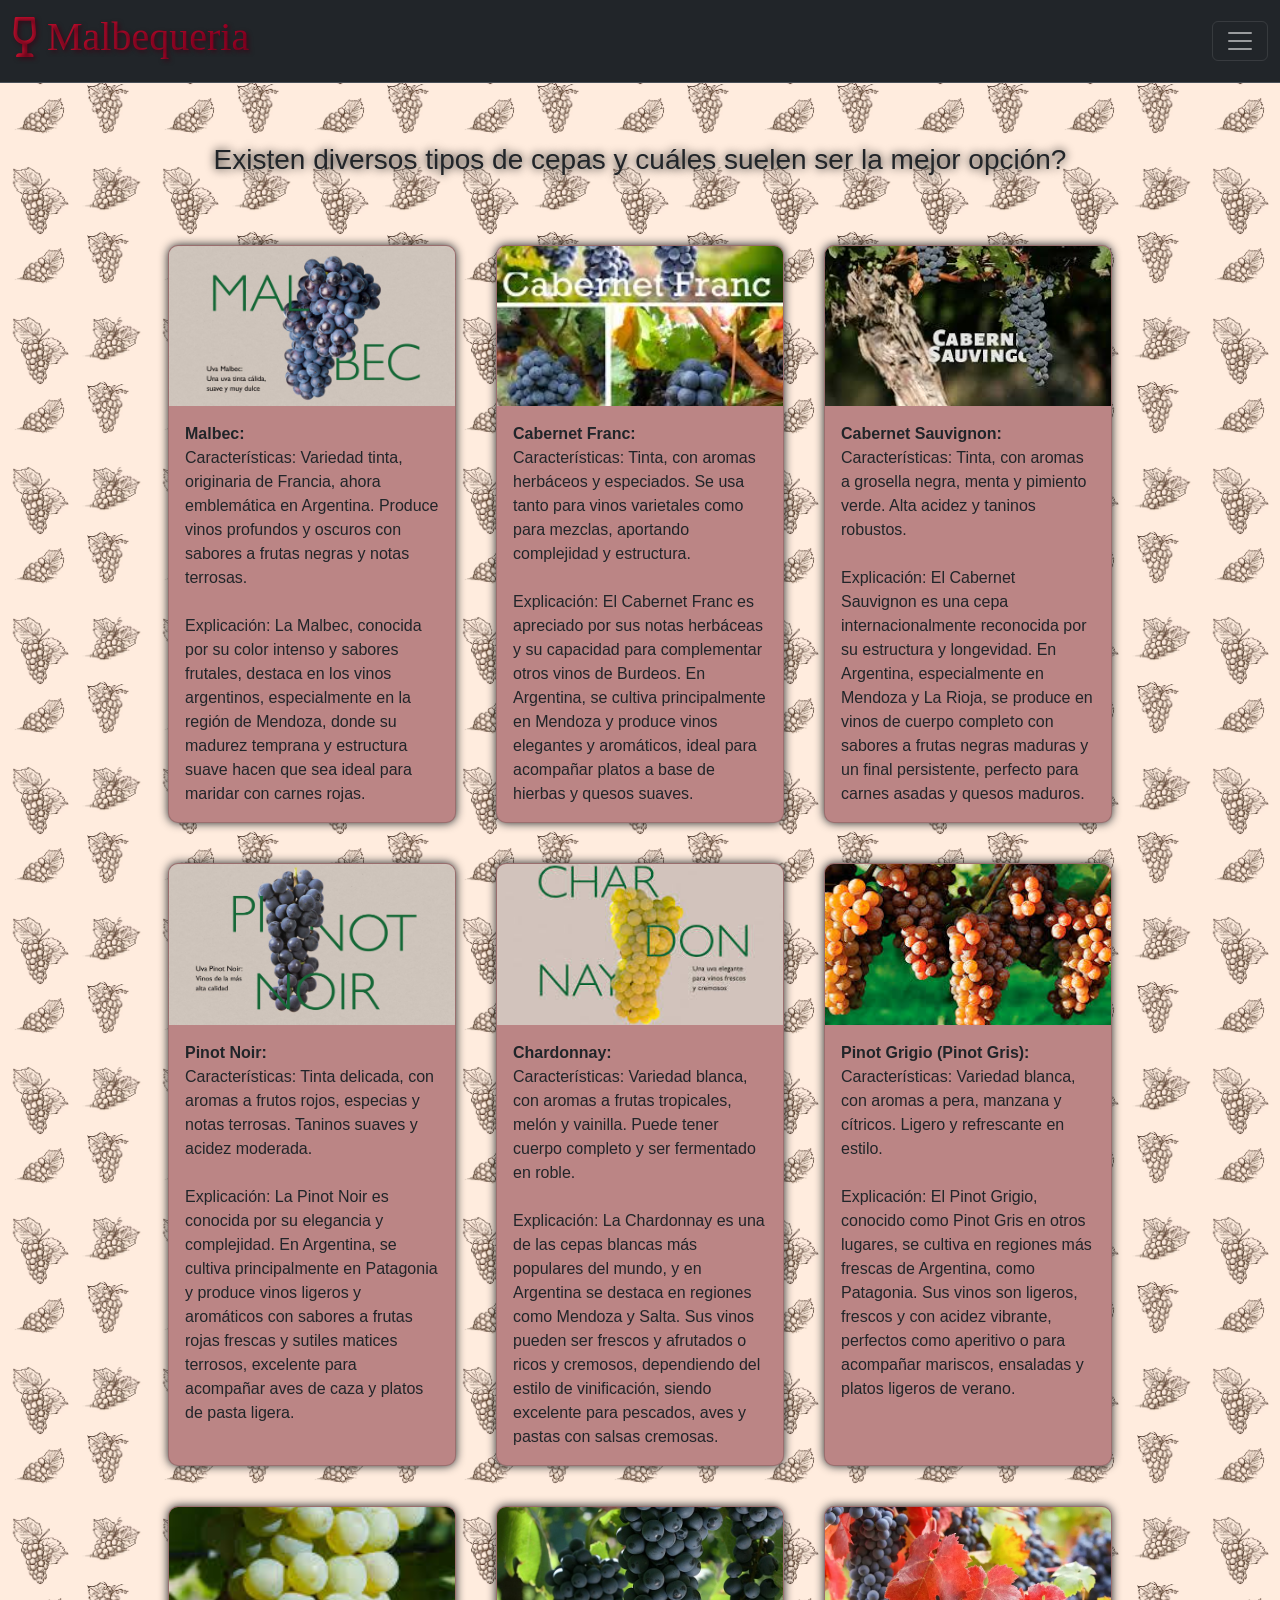
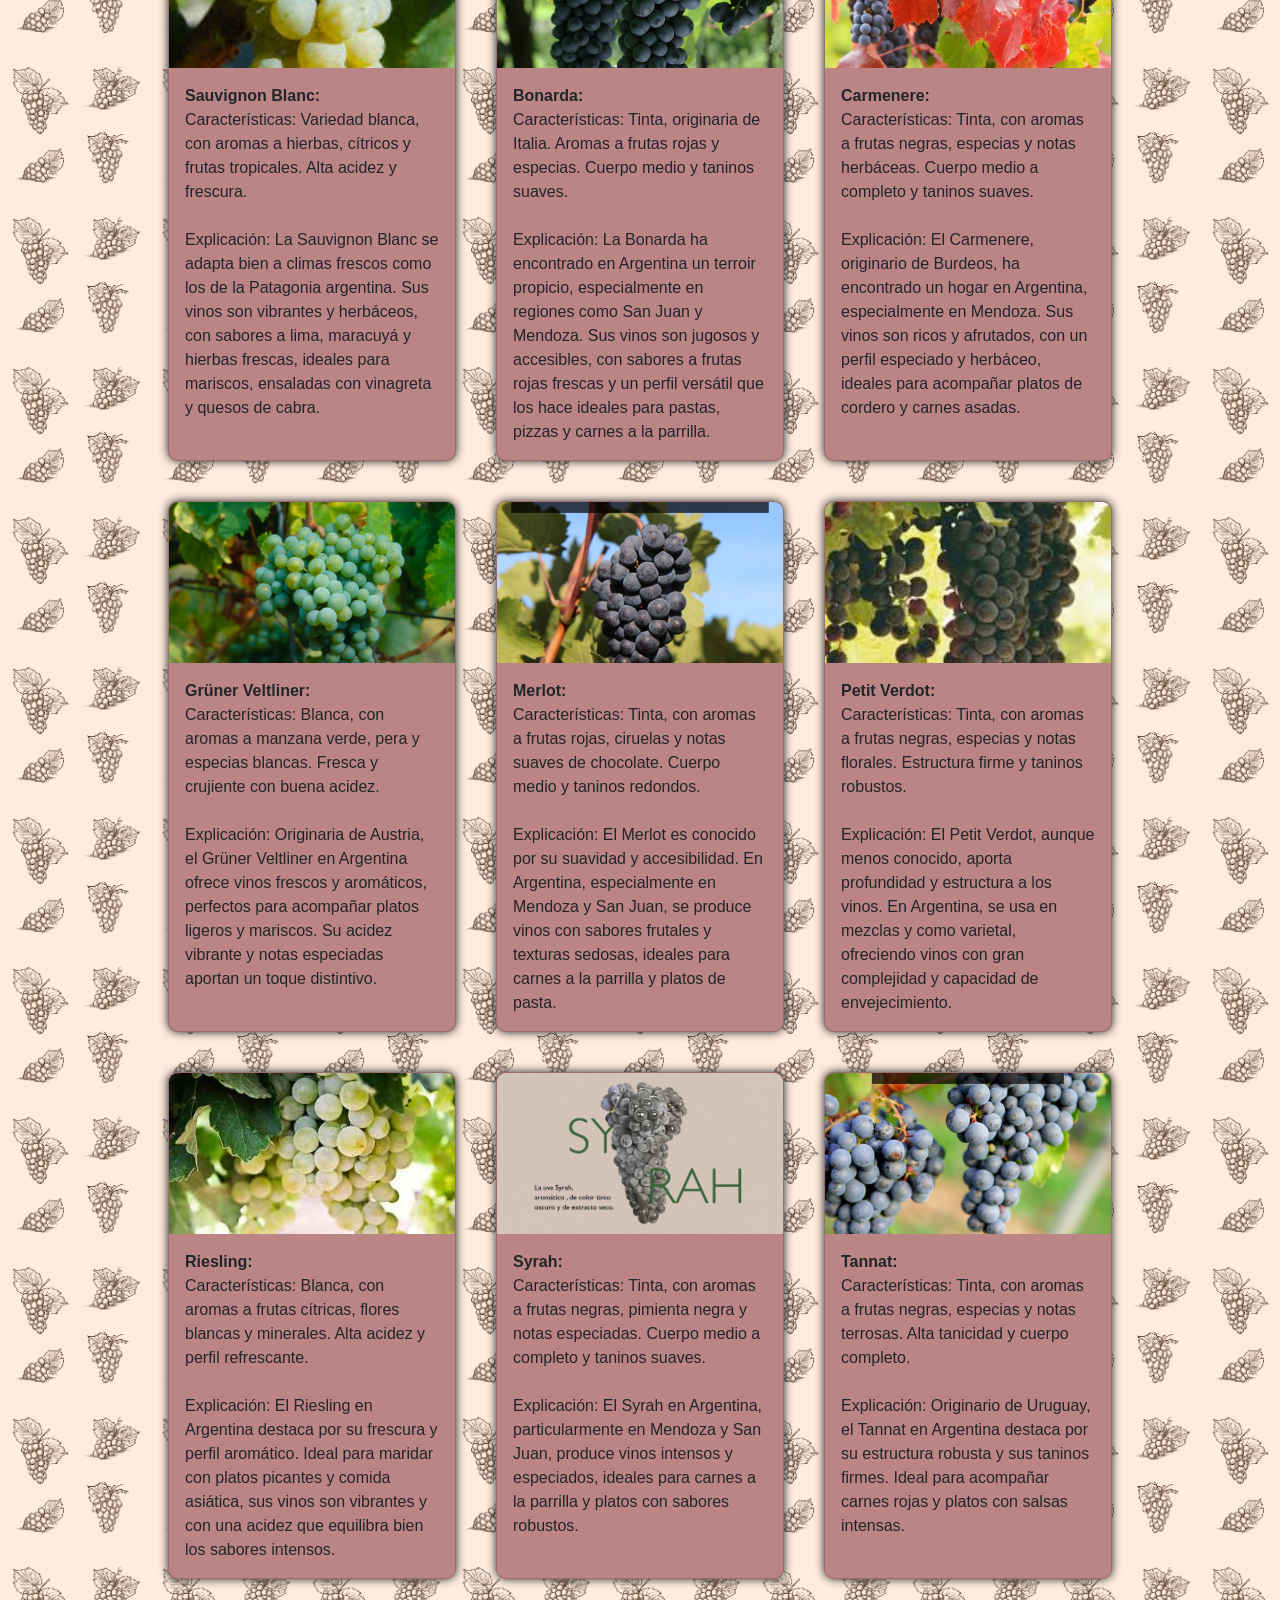
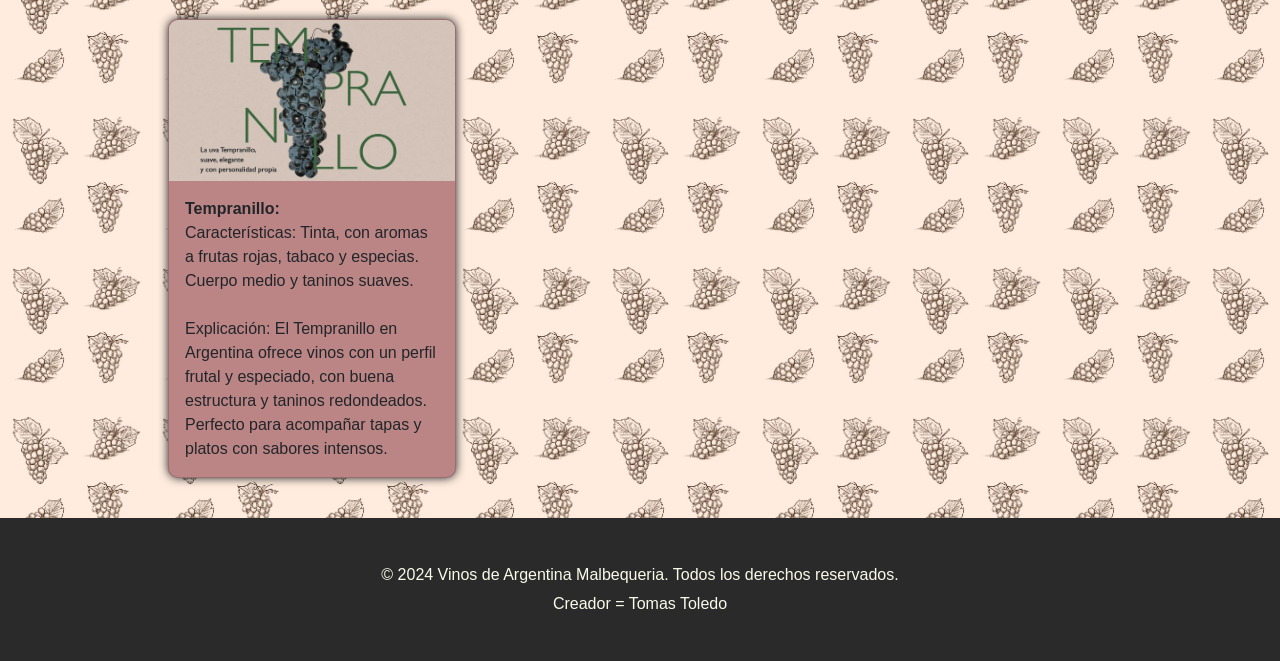
<file: pages/cepas.html>
<!DOCTYPE html>
<html lang="en">
    <head>
        <meta charset="UTF-8">
        <meta name="viewport" content="width=device-width, initial-scale=1.0">
        <title>Las Mejores Cepas de Vino en Argentina | Malbequeria</title>
        <meta name="description" content="Descubre las cepas de vino más destacadas de Argentina. Aprende sobre Malbec, Cabernet Franc, Chardonnay y más en Malbequeria, tu guía de vinos argentinos.">
        <meta name="keywords" content="Malbec, Cabernet Franc, Cabernet Sauvignon, Pinot Noir, Chardonnay, Pinot Grigio, Sauvignon Blanc, Bonarda, vinos argentinos, cepas argentinas">
        <link href="https://cdn.jsdelivr.net/npm/bootstrap@5.3.3/dist/css/bootstrap.min.css" rel="stylesheet" integrity="sha384-QWTKZyjpPEjISv5WaRU9OFeRpok6YctnYmDr5pNlyT2bRjXh0JMhjY6hW+ALEwIH" crossorigin="anonymous">
        <link rel="stylesheet" href="../styles/main.css">
        <link rel="stylesheet" href="https://cdnjs.cloudflare.com/ajax/libs/font-awesome/6.0.0-beta3/css/all.min.css">
    </head>
        <header>
            <nav class="navbar bg-dark border-bottom border-body" data-bs-theme="dark">
                <div class="container-fluid">
                    <h1 class="navbar-brand">
                        <i class="fas fa-wine-glass-alt"></i> Malbequeria
                    </h1>
                    <button class="navbar-toggler" type="button" data-bs-toggle="collapse" data-bs-target="#navbarNav" aria-controls="navbarNav" aria-expanded="false" aria-label="Toggle navigation">
                        <span class="navbar-toggler-icon"></span>
                    </button>
                    <div class="collapse navbar-collapse" id="navbarNav">
                        <ul class="navbar-nav">
                            <li class="nav-item">
                                <a class="nav-link" aria-current="true" href="../index.html">inicio</a>
                              </li>
                            <li class="nav-item">
                                <a class="nav-link active" aria-current="page" href="cepas.html">Cepas</a>
                            </li>
                            <li class="nav-item">
                                <a class="nav-link" aria-disabled="true" href="../pages/regiones.html">Regiones</a>
                            </li>
                            <li class="nav-item">
                                <a class="nav-link" aria-disabled="true" href="../pages/provincias.html">Provincias</a>
                            </li>
                            <li class="nav-item">
                                <a class="nav-link" aria-current="true" href="../pages/recomendaciones.html">Recomendaciones</a>
                            </li>
                        </ul>
                    </div>
                </div>
            </nav>
        </header>
        <body style="background-image: url('../img/uvasfondo.avif')" >
        <main class="container">
            <article class="cepas">
                <h3>Existen diversos tipos de cepas y cuáles suelen ser la mejor opción?</h3>
    
            <section class="card-container">
                <div class="card Malbec">
                    <img src="../img/Malbec.png" class="card-img-top" alt="Malbec">
                    <div class="card-body">
                        <p class="card-text">
                            <strong>Malbec:</strong><br>
                            Características: Variedad tinta, originaria de Francia, ahora emblemática en Argentina. Produce vinos profundos y oscuros con sabores a frutas negras y notas terrosas.
                            <br><br>
                            Explicación: La Malbec, conocida por su color intenso y sabores frutales, destaca en los vinos argentinos, especialmente en la región de Mendoza, donde su madurez temprana y estructura suave hacen que sea ideal para maridar con carnes rojas.
                        </p>
                    </div>
                </div>
    
                <div class="card CabernetFranc">
                    <img src="../img/cabernet franc.jfif" class="card-img-top" alt="Cabernet Franc">
                    <div class="card-body">
                        <p class="card-text">
                            <strong>Cabernet Franc:</strong><br>
                            Características: Tinta, con aromas herbáceos y especiados. Se usa tanto para vinos varietales como para mezclas, aportando complejidad y estructura.
                            <br><br>
                            Explicación: El Cabernet Franc es apreciado por sus notas herbáceas y su capacidad para complementar otros vinos de Burdeos. En Argentina, se cultiva principalmente en Mendoza y produce vinos elegantes y aromáticos, ideal para acompañar platos a base de hierbas y quesos suaves.
                        </p>
                    </div>
                </div>
    
                <div class="card CabernetSauvignon">
                    <img src="../img/cabernet sav.jfif" class="card-img-top" alt="Cabernet Sauvignon">
                    <div class="card-body">
                        <p class="card-text">
                            <strong>Cabernet Sauvignon:</strong><br>
                            Características: Tinta, con aromas a grosella negra, menta y pimiento verde. Alta acidez y taninos robustos.
                            <br><br>
                            Explicación: El Cabernet Sauvignon es una cepa internacionalmente reconocida por su estructura y longevidad. En Argentina, especialmente en Mendoza y La Rioja, se produce en vinos de cuerpo completo con sabores a frutas negras maduras y un final persistente, perfecto para carnes asadas y quesos maduros.
                        </p>
                    </div>
                </div>
    
                <div class="card PinotNoir">
                    <img src="../img/pinot noit.jpg" class="card-img-top" alt="Pinot Noir">
                    <div class="card-body">
                        <p class="card-text">
                            <strong>Pinot Noir:</strong><br>
                            Características: Tinta delicada, con aromas a frutos rojos, especias y notas terrosas. Taninos suaves y acidez moderada.
                            <br><br>
                            Explicación: La Pinot Noir es conocida por su elegancia y complejidad. En Argentina, se cultiva principalmente en Patagonia y produce vinos ligeros y aromáticos con sabores a frutas rojas frescas y sutiles matices terrosos, excelente para acompañar aves de caza y platos de pasta ligera.
                        </p>
                    </div>
                </div>
    
                <div class="card Chardonnay">
                    <img src="../img/chardonay.jfif" class="card-img-top" alt="Chardonnay">
                    <div class="card-body">
                        <p class="card-text">
                            <strong>Chardonnay:</strong><br>
                            Características: Variedad blanca, con aromas a frutas tropicales, melón y vainilla. Puede tener cuerpo completo y ser fermentado en roble.
                            <br><br>
                            Explicación: La Chardonnay es una de las cepas blancas más populares del mundo, y en Argentina se destaca en regiones como Mendoza y Salta. Sus vinos pueden ser frescos y afrutados o ricos y cremosos, dependiendo del estilo de vinificación, siendo excelente para pescados, aves y pastas con salsas cremosas.
                        </p>
                    </div>
                </div>
    
                <div class="card PinotGrigrio">
                    <img src="../img/pinot grigrio.jfif" class="card-img-top" alt="Pinot Grigio">
                    <div class="card-body">
                        <p class="card-text">
                            <strong>Pinot Grigio (Pinot Gris):</strong><br>
                            Características: Variedad blanca, con aromas a pera, manzana y cítricos. Ligero y refrescante en estilo.
                            <br><br>
                            Explicación: El Pinot Grigio, conocido como Pinot Gris en otros lugares, se cultiva en regiones más frescas de Argentina, como Patagonia. Sus vinos son ligeros, frescos y con acidez vibrante, perfectos como aperitivo o para acompañar mariscos, ensaladas y platos ligeros de verano.
                        </p>
                    </div>
                </div>
    
                <div class="card SauvignonBlanc">
                    <img src="../img/savignon blanc.jfif" class="card-img-top" alt="Sauvignon Blanc">
                    <div class="card-body">
                        <p class="card-text">
                            <strong>Sauvignon Blanc:</strong><br>
                            Características: Variedad blanca, con aromas a hierbas, cítricos y frutas tropicales. Alta acidez y frescura.
                            <br><br>
                            Explicación: La Sauvignon Blanc se adapta bien a climas frescos como los de la Patagonia argentina. Sus vinos son vibrantes y herbáceos, con sabores a lima, maracuyá y hierbas frescas, ideales para mariscos, ensaladas con vinagreta y quesos de cabra.
                        </p>
                    </div>
                </div>
    
                <div class="card bonarda">
                    <img src="../img/bonarda.jpg" class="card-img-top" alt="Bonarda">
                    <div class="card-body">
                        <p class="card-text">
                            <strong>Bonarda:</strong><br>
                            Características: Tinta, originaria de Italia. Aromas a frutas rojas y especias. Cuerpo medio y taninos suaves.
                            <br><br>
                            Explicación: La Bonarda ha encontrado en Argentina un terroir propicio, especialmente en regiones como San Juan y Mendoza. Sus vinos son jugosos y accesibles, con sabores a frutas rojas frescas y un perfil versátil que los hace ideales para pastas, pizzas y carnes a la parrilla.
                        </p>
                    </div>
                </div>
                <div class="card Carmenere">
                        <img src="../img/carmenere.webp" class="card-img-top" alt="Carmenere">
                        <div class="card-body">
                            <p class="card-text">
                                <strong>Carmenere:</strong><br>
                                Características: Tinta, con aromas a frutas negras, especias y notas herbáceas. Cuerpo medio a completo y taninos suaves.
                                <br><br>
                                Explicación: El Carmenere, originario de Burdeos, ha encontrado un hogar en Argentina, especialmente en Mendoza. Sus vinos son ricos y afrutados, con un perfil especiado y herbáceo, ideales para acompañar platos de cordero y carnes asadas.
                            </p>
                        </div>
                    </div>
                
                    <div class="card Gruener">
                        <img src="../img/Gruener.jpg" class="card-img-top" alt="Gruener">
                        <div class="card-body">
                            <p class="card-text">
                                <strong>Grüner Veltliner:</strong><br>
                                Características: Blanca, con aromas a manzana verde, pera y especias blancas. Fresca y crujiente con buena acidez.
                                <br><br>
                                Explicación: Originaria de Austria, el Grüner Veltliner en Argentina ofrece vinos frescos y aromáticos, perfectos para acompañar platos ligeros y mariscos. Su acidez vibrante y notas especiadas aportan un toque distintivo.
                            </p>
                        </div>
                    </div>
                
                    <div class="card Merlot">
                        <img src="../img/merlot.jpg" class="card-img-top" alt="Merlot">
                        <div class="card-body">
                            <p class="card-text">
                                <strong>Merlot:</strong><br>
                                Características: Tinta, con aromas a frutas rojas, ciruelas y notas suaves de chocolate. Cuerpo medio y taninos redondos.
                                <br><br>
                                Explicación: El Merlot es conocido por su suavidad y accesibilidad. En Argentina, especialmente en Mendoza y San Juan, se produce vinos con sabores frutales y texturas sedosas, ideales para carnes a la parrilla y platos de pasta.
                            </p>
                        </div>
                    </div>
                
                    <div class="card PetitVerdot">
                        <img src="../img/petitverdot.jfif" class="card-img-top" alt="Petit Verdot">
                        <div class="card-body">
                            <p class="card-text">
                                <strong>Petit Verdot:</strong><br>
                                Características: Tinta, con aromas a frutas negras, especias y notas florales. Estructura firme y taninos robustos.
                                <br><br>
                                Explicación: El Petit Verdot, aunque menos conocido, aporta profundidad y estructura a los vinos. En Argentina, se usa en mezclas y como varietal, ofreciendo vinos con gran complejidad y capacidad de envejecimiento.
                            </p>
                        </div>
                    </div>
                
                    <div class="card Riesling">
                        <img src="../img/riesling.jfif" class="card-img-top" alt="Riesling">
                        <div class="card-body">
                            <p class="card-text">
                                <strong>Riesling:</strong><br>
                                Características: Blanca, con aromas a frutas cítricas, flores blancas y minerales. Alta acidez y perfil refrescante.
                                <br><br>
                                Explicación: El Riesling en Argentina destaca por su frescura y perfil aromático. Ideal para maridar con platos picantes y comida asiática, sus vinos son vibrantes y con una acidez que equilibra bien los sabores intensos.
                            </p>
                        </div>
                    </div>
                
                    <div class="card Syrah">
                        <img src="../img/syrah.jpg" class="card-img-top" alt="Syrah">
                        <div class="card-body">
                            <p class="card-text">
                                <strong>Syrah:</strong><br>
                                Características: Tinta, con aromas a frutas negras, pimienta negra y notas especiadas. Cuerpo medio a completo y taninos suaves.
                                <br><br>
                                Explicación: El Syrah en Argentina, particularmente en Mendoza y San Juan, produce vinos intensos y especiados, ideales para carnes a la parrilla y platos con sabores robustos.
                            </p>
                        </div>
                    </div>
                
                    <div class="card Tannat">
                        <img src="../img/tannat.jpg" class="card-img-top" alt="Tannat">
                        <div class="card-body">
                            <p class="card-text">
                                <strong>Tannat:</strong><br>
                                Características: Tinta, con aromas a frutas negras, especias y notas terrosas. Alta tanicidad y cuerpo completo.
                                <br><br>
                                Explicación: Originario de Uruguay, el Tannat en Argentina destaca por su estructura robusta y sus taninos firmes. Ideal para acompañar carnes rojas y platos con salsas intensas.
                            </p>
                        </div>
                    </div>
                
                    <div class="card Tempranillo">
                        <img src="../img/tempranillo.jpg" class="card-img-top" alt="Tempranillo">
                        <div class="card-body">
                            <p class="card-text">
                                <strong>Tempranillo:</strong><br>
                                Características: Tinta, con aromas a frutas rojas, tabaco y especias. Cuerpo medio y taninos suaves.
                                <br><br>
                                Explicación: El Tempranillo en Argentina ofrece vinos con un perfil frutal y especiado, con buena estructura y taninos redondeados. Perfecto para acompañar tapas y platos con sabores intensos.
                            </p>
                        </div>
                    </div>
                </section>
        </main>
        <footer class="footer">
            <div class="containerfooter">
                <p>&copy; 2024 Vinos de Argentina Malbequeria. Todos los derechos reservados.</p>
                <p>Creador = Tomas Toledo
                </p>
            </div>
        </footer>
        <script src="https://cdn.jsdelivr.net/npm/bootstrap@5.3.3/dist/js/bootstrap.bundle.min.js" 
        integrity="sha384-YvpcrYf0tY3lHB60NNkmXc5s9fDVZLESaAA55NDzOxhy9GkcIdslK1eN7N6jIeHz" crossorigin="anonymous"></script>
    </body>
    </html>
</file>
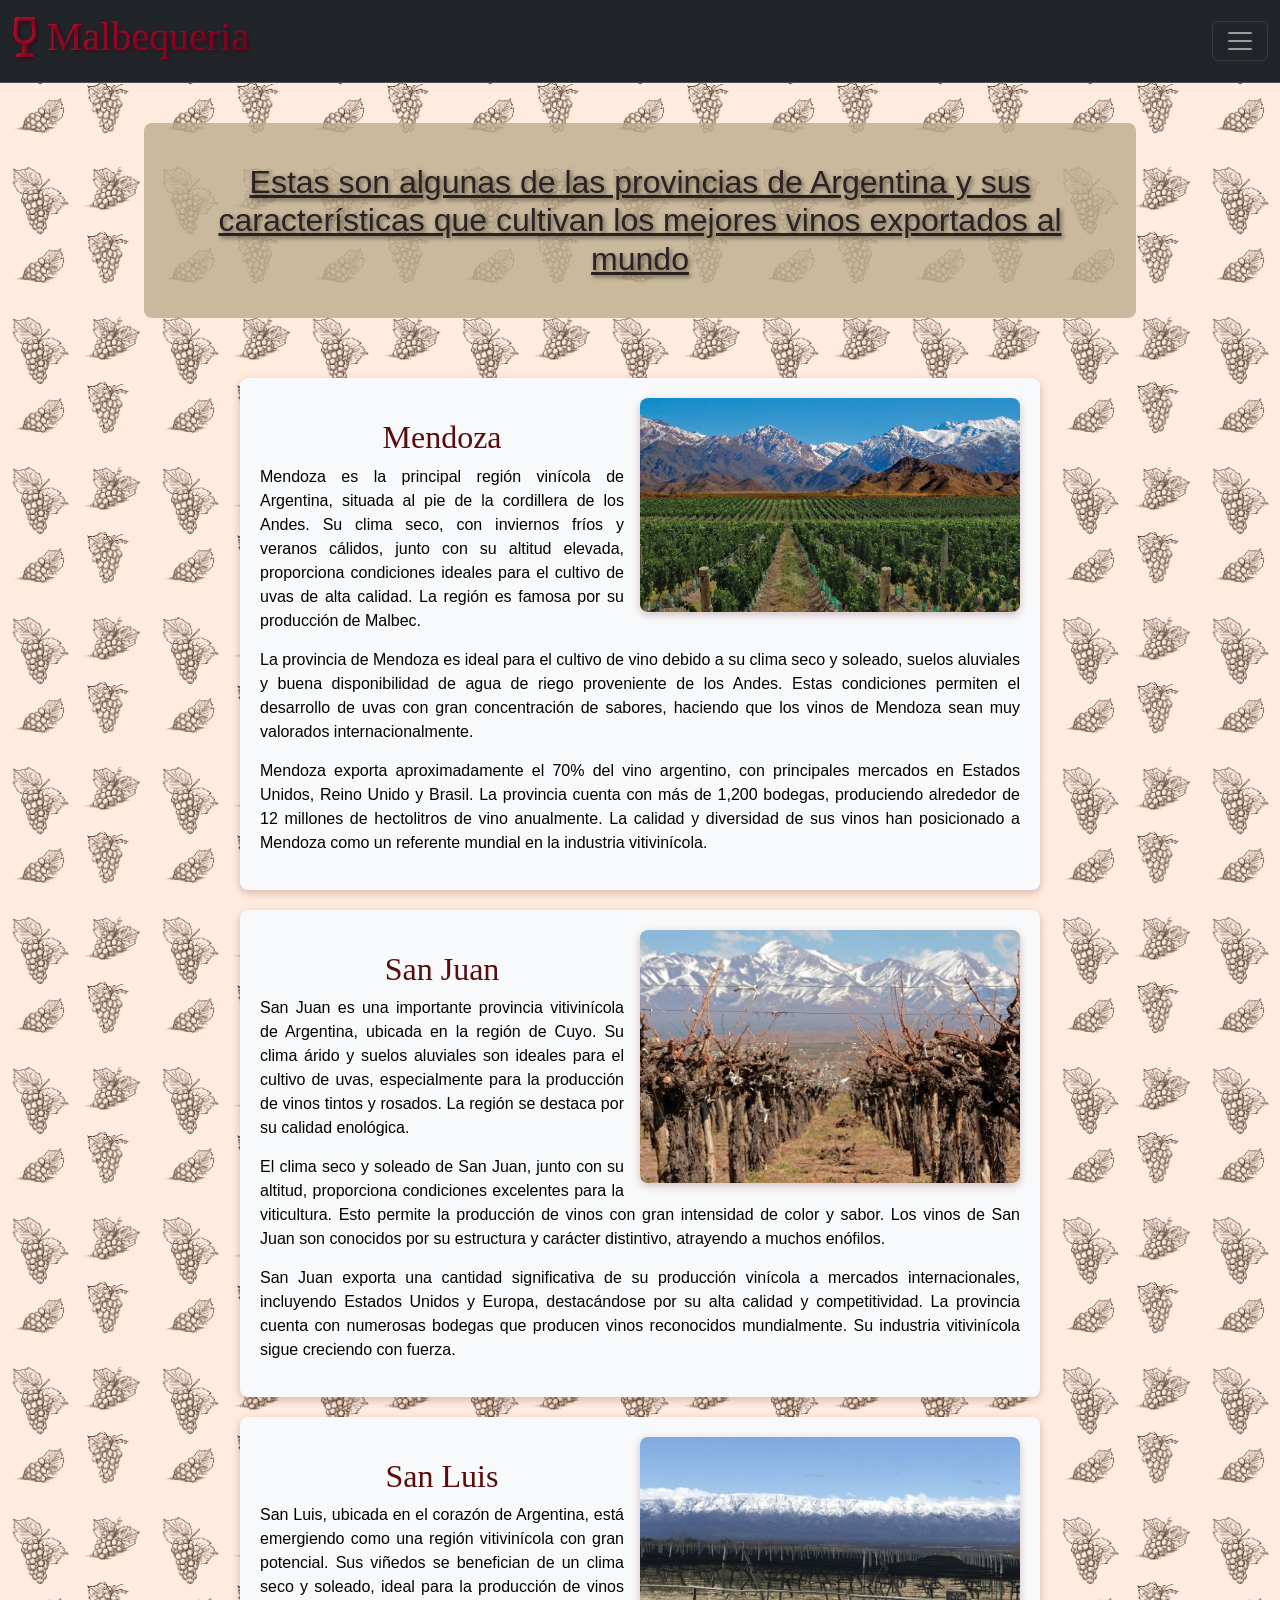
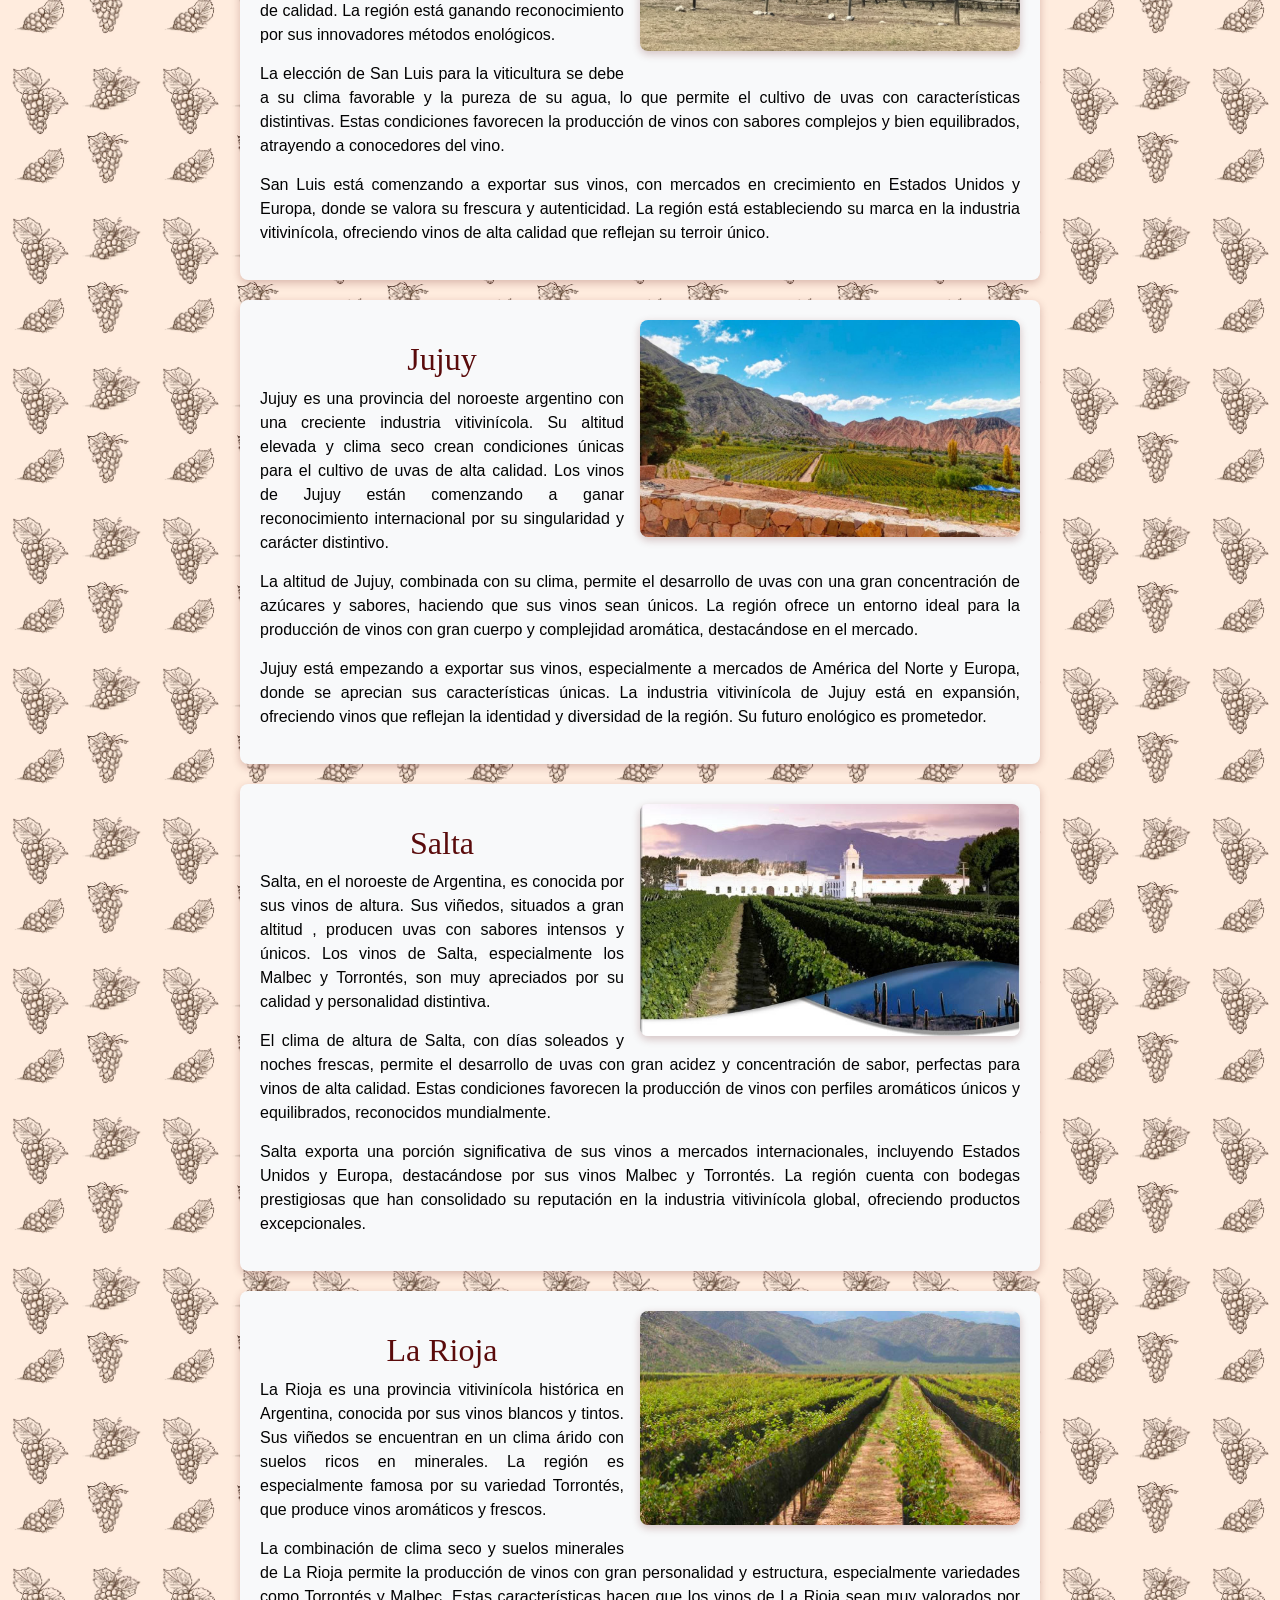
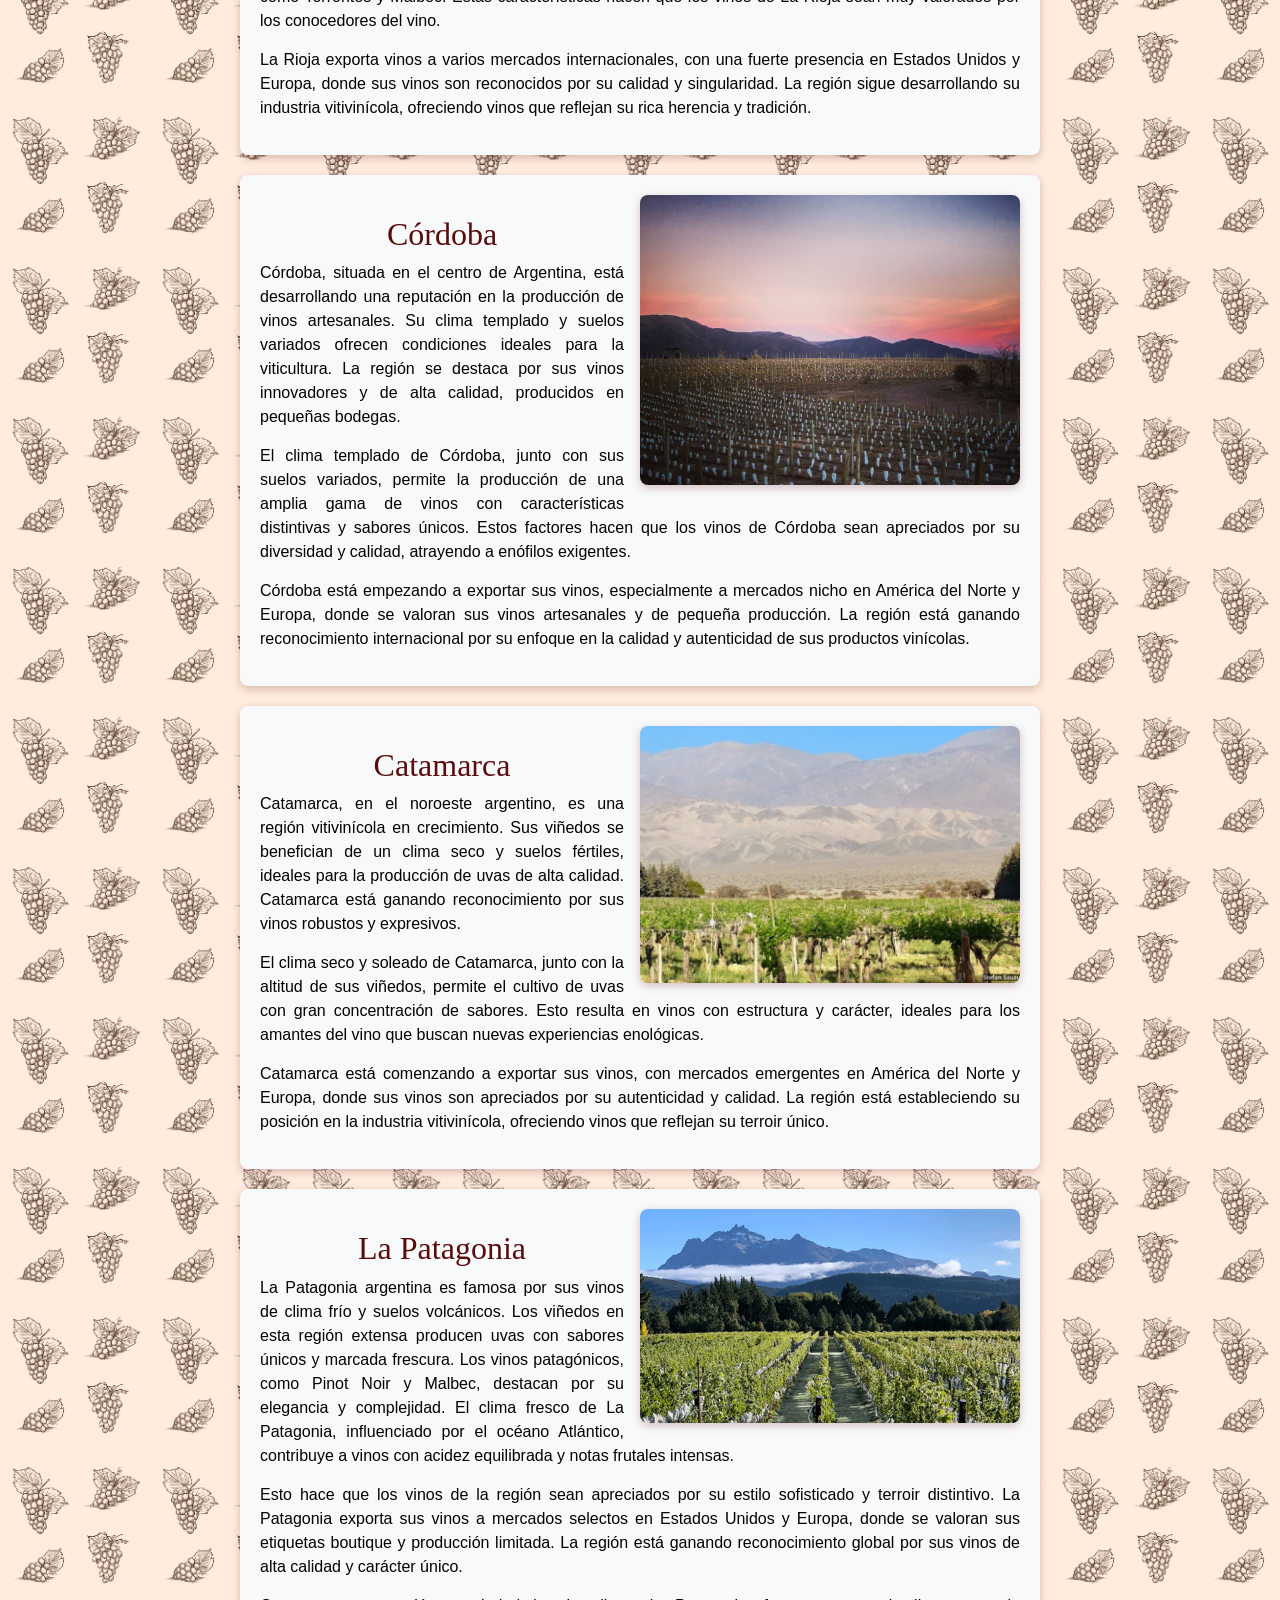
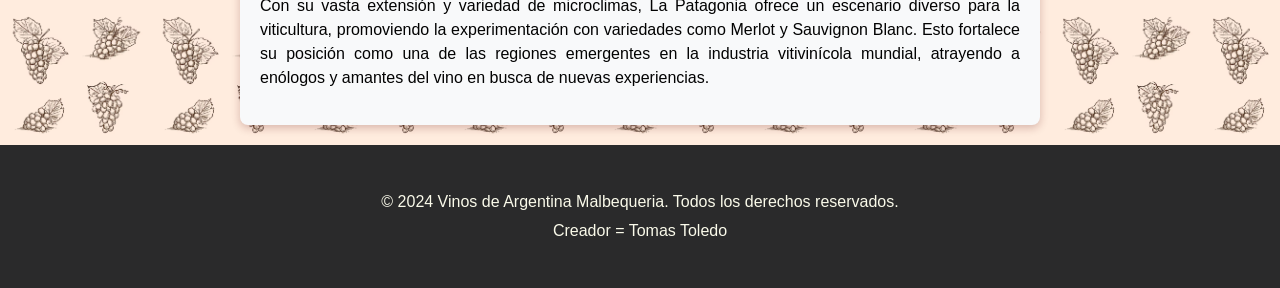
<file: pages/provincias.html>
<!DOCTYPE html>
<html lang="en">
<head>
    <meta charset="UTF-8">
    <meta name="viewport" content="width=device-width, initial-scale=1.0">
    <title>Provincias Vinícolas de Argentina | Malbequeria</title>
    <meta name="description" content="Explora las provincias vinícolas de Argentina, desde Mendoza hasta Patagonia. Conoce sus características, clima y vinos destacados en Malbequeria.">
    <meta name="keywords" content="Mendoza, Salta, La Rioja, San Juan, Patagonia, vinos argentinos, provincias productoras de vino">
    <link href="https://cdn.jsdelivr.net/npm/bootstrap@5.3.3/dist/css/bootstrap.min.css" rel="stylesheet" integrity="sha384-QWTKZyjpPEjISv5WaRU9OFeRpok6YctnYmDr5pNlyT2bRjXh0JMhjY6hW+ALEwIH" crossorigin="anonymous">
    <link rel="stylesheet" href="../styles/main.css">
    <link rel="stylesheet" href="https://cdnjs.cloudflare.com/ajax/libs/font-awesome/6.0.0-beta3/css/all.min.css">
</head>

<header>
    <nav class="navbar bg-dark border-bottom border-body" data-bs-theme="dark">
        <div class="container-fluid">
            <h1 class="navbar-brand">
                <i class="fas fa-wine-glass-alt"></i> Malbequeria
            </h1>
            <button class="navbar-toggler" type="button" data-bs-toggle="collapse" data-bs-target="#navbarNav" aria-controls="navbarNav" aria-expanded="false" aria-label="Toggle navigation">
                <span class="navbar-toggler-icon"></span>
            </button>
            <div class="collapse navbar-collapse" id="navbarNav">
                <ul class="navbar-nav">
                    <li class="nav-item">
                        <a class="nav-link" aria-current="true" href="../index.html">inicio</a>
                    </li>
                    <li class="nav-item">
                        <a class="nav-link" aria-current="true" href="../pages/cepas.html">Cepas</a>
                    </li>
                    <li class="nav-item">
                        <a class="nav-link" aria-current="true" href="../pages/regiones.html">Regiones</a>
                    </li>
                    <li class="nav-item">
                        <a class="nav-link active" aria-current="page" href="provincias.html">Provincias</a>
                    </li>
                    <li class="nav-item">
                        <a class="nav-link" aria-current="true" href="../pages/recomendaciones.html">Recomendaciones</a>
                    </li>
                </ul>
            </div>
        </div>
    </nav>
</header>
<body style="background-image: url('../img/uvasfondo.avif')">
    <section>
        <h2 class="h2s">Estas son algunas de las provincias de Argentina y sus características 
        que cultivan los mejores vinos exportados al mundo</h2>
    </section>
    <div class="clearfix">
        <img src="../img/valle-ucojpg.webp" class="col-md-6 float-md-end mb-3 ms-md-3" alt="mendoza">
        <h2>Mendoza</h2>
        <p>Mendoza es la principal región vinícola de Argentina, situada al pie de la cordillera de los Andes.
             Su clima seco, con inviernos fríos y veranos cálidos, junto con su altitud elevada,
              proporciona condiciones ideales para el cultivo de uvas de alta calidad. 
              La región es famosa por su producción de Malbec.</p>
        <p>La provincia de Mendoza es ideal para el cultivo de vino debido a su clima seco y soleado,
             suelos aluviales y buena disponibilidad de agua de riego proveniente de los Andes. 
             Estas condiciones permiten el desarrollo de uvas con gran concentración de sabores,
              haciendo que los vinos de Mendoza sean muy valorados internacionalmente.</p>
        <p>Mendoza exporta aproximadamente el 70% del vino argentino, con principales mercados en Estados Unidos, 
            Reino Unido y Brasil. La provincia cuenta con más de 1,200 bodegas, produciendo alrededor de 12 millones de 
            hectolitros de vino anualmente. La calidad y diversidad de sus vinos han posicionado a Mendoza como un 
            referente mundial en la industria vitivinícola.</p>
    </div>
    
    <div class="clearfix">
        <img src="../img/sanjuan.jpg" class="col-md-6 float-md-end mb-3 ms-md-3" alt="san juan">
        <h2>San Juan</h2>
        <p>San Juan es una importante provincia vitivinícola de Argentina, 
            ubicada en la región de Cuyo. Su clima árido y suelos aluviales son ideales para el cultivo de uvas, 
            especialmente para la producción de vinos tintos y rosados. La región se destaca por su calidad enológica.</p>
        <p>El clima seco y soleado de San Juan, junto con su altitud, proporciona condiciones excelentes para la viticultura. 
            Esto permite la producción de vinos con gran intensidad de color y sabor. Los vinos de San Juan 
            son conocidos por su estructura y carácter distintivo, atrayendo a muchos enófilos.</p>
        <p>San Juan exporta una cantidad significativa de su producción vinícola a mercados internacionales,
             incluyendo Estados Unidos y Europa, destacándose por su alta calidad y competitividad. 
             La provincia cuenta con numerosas bodegas que producen vinos reconocidos mundialmente. 
             Su industria vitivinícola sigue creciendo con fuerza.</p>
    </div>
    
    <div class="clearfix">
        <img src="../img/sanluis.jpg" class="col-md-6 float-md-end mb-3 ms-md-3" alt="san luis">
        <h2>San Luis</h2>
        <p>San Luis, ubicada en el corazón de Argentina, está emergiendo como una región 
            vitivinícola con gran potencial. Sus viñedos se benefician de un clima seco y 
            soleado, ideal para la producción de vinos de calidad. La región está ganando reconocimiento 
            por sus innovadores métodos enológicos.</p>
        <p>La elección de San Luis para la viticultura se debe a su clima favorable y la pureza de su agua,
             lo que permite el cultivo de uvas con características distintivas. Estas condiciones favorecen 
             la producción de vinos con sabores complejos y bien equilibrados, atrayendo a conocedores del vino.</p>
        <p>San Luis está comenzando a exportar sus vinos, con mercados en crecimiento en Estados Unidos y Europa, 
            donde se valora su frescura y autenticidad. La región está estableciendo su marca en la industria vitivinícola, 
            ofreciendo vinos de alta calidad que reflejan su terroir único.</p>
    </div>
    
    <div class="clearfix">
        <img src="../img/jujuy.jpeg" class="col-md-6 float-md-end mb-3 ms-md-3" alt="jujuy">
        <h2>Jujuy</h2>
        <p>Jujuy es una provincia del noroeste argentino con una creciente industria vitivinícola. 
            Su altitud elevada y clima seco crean condiciones únicas para el cultivo de uvas de alta calidad. 
            Los vinos de Jujuy están comenzando a ganar reconocimiento internacional por su singularidad y carácter distintivo.</p>
        <p>La altitud de Jujuy, combinada con su clima, permite el desarrollo de uvas con una gran concentración 
            de azúcares y sabores, haciendo que sus vinos sean únicos. La región ofrece un entorno ideal para
             la producción de vinos con gran cuerpo y complejidad aromática, destacándose en el mercado.</p>
        <p>Jujuy está empezando a exportar sus vinos, especialmente a mercados de América del Norte y Europa, 
            donde se aprecian sus características únicas. La industria vitivinícola de Jujuy está en expansión,
             ofreciendo vinos que reflejan la identidad y diversidad de la región. Su futuro enológico es prometedor.</p>
    </div>
    
    <div class="clearfix">
        <img src="../img/salta.jpg" class="col-md-6 float-md-end mb-3 ms-md-3" alt="salta">
        <h2>Salta</h2>
        <p>Salta, en el noroeste de Argentina, es conocida por sus vinos de altura. Sus viñedos, situados a gran altitud
            , producen uvas con sabores intensos y únicos. Los vinos de Salta, especialmente los Malbec y Torrontés, 
            son muy apreciados por su calidad y personalidad distintiva.</p>
        <p>El clima de altura de Salta, con días soleados y noches frescas, permite el desarrollo de uvas con
             gran acidez y concentración de sabor, perfectas para vinos de alta calidad. Estas condiciones 
             favorecen la producción de vinos con perfiles aromáticos únicos y equilibrados, reconocidos mundialmente.</p>
        <p>Salta exporta una porción significativa de sus vinos a mercados internacionales, incluyendo 
            Estados Unidos y Europa, destacándose por sus vinos Malbec y Torrontés. La región cuenta con 
            bodegas prestigiosas que han consolidado su reputación en la industria vitivinícola global, 
            ofreciendo productos excepcionales.</p>
    </div>
    
    <div class="clearfix">
        <img src="../img/la-rioja-vinedos.jpg" class="col-md-6 float-md-end mb-3 ms-md-3" alt="la rioja">
        <h2>La Rioja</h2>
        <p>La Rioja es una provincia vitivinícola histórica en Argentina, conocida por sus vinos blancos y tintos.
             Sus viñedos se encuentran en un clima árido con suelos ricos en minerales. La región es especialmente 
             famosa por su variedad Torrontés, que produce vinos aromáticos y frescos.</p>
        <p>La combinación de clima seco y suelos minerales de La Rioja permite la producción de vinos con gran personalidad
             y estructura, especialmente variedades como Torrontés y Malbec. Estas características hacen que los vinos
              de La Rioja sean muy valorados por los conocedores del vino.</p>
        <p>La Rioja exporta vinos a varios mercados internacionales, con una fuerte presencia en Estados Unidos
             y Europa, donde sus vinos son reconocidos por su calidad y singularidad. La región sigue desarrollando 
             su industria vitivinícola, ofreciendo vinos que reflejan su rica herencia y tradición.</p>
    </div>
    
    <div class="clearfix">
        <img src="../img/cordoba.jpg" class="col-md-6 float-md-end mb-3 ms-md-3" alt="cordoba">
        <h2>Córdoba</h2>
        <p>Córdoba, situada en el centro de Argentina, está desarrollando una reputación en la producción de vinos artesanales.
             Su clima templado y suelos variados ofrecen condiciones ideales para la viticultura. 
             La región se destaca por sus vinos innovadores y de alta calidad, producidos en pequeñas bodegas.</p>
        <p>El clima templado de Córdoba, junto con sus suelos variados, permite la producción de una
             amplia gama de vinos con características distintivas y sabores únicos. Estos factores hacen
              que los vinos de Córdoba sean apreciados por su diversidad y calidad, atrayendo a enófilos exigentes.</p>
        <p>Córdoba está empezando a exportar sus vinos, especialmente a mercados nicho en América del 
            Norte y Europa, donde se valoran sus vinos artesanales y de pequeña producción. La región
             está ganando reconocimiento internacional por su enfoque en la calidad y autenticidad de sus productos vinícolas.</p>
    </div>
    <div class="clearfix">
        <img src="../img/catamarca.webp" class="col-md-6 float-md-end mb-3 ms-md-3" alt="catamarca">
        <h2>Catamarca</h2>
        <p>Catamarca, en el noroeste argentino, es una región vitivinícola en crecimiento.
             Sus viñedos se benefician de un clima seco y suelos fértiles, ideales para la
              producción de uvas de alta calidad. Catamarca está ganando reconocimiento por sus 
              vinos robustos y expresivos.</p>
        <p>El clima seco y soleado de Catamarca, junto con la altitud de sus viñedos, permite
             el cultivo de uvas con gran concentración de sabores. Esto resulta en vinos con estructura y carácter,
              ideales para los amantes del vino que buscan nuevas experiencias enológicas.</p>
        <p>Catamarca está comenzando a exportar sus vinos, con mercados emergentes en América del Norte y Europa, 
            donde sus vinos son apreciados por su autenticidad y calidad. La región está estableciendo su posición
             en la industria vitivinícola, ofreciendo vinos que reflejan su terroir único.</p>
    </div>
    <div class="clearfix">
        <img src="../img/patagonia.webp" class="col-md-6 float-md-end mb-3 ms-md-3" alt="la patagonia">
        <h2>La Patagonia</h2>
        <p>La Patagonia argentina es famosa por sus vinos de clima frío y suelos volcánicos. 
            Los viñedos en esta región extensa producen uvas con sabores únicos y marcada frescura.
             Los vinos patagónicos, como Pinot Noir y Malbec, destacan por su elegancia y complejidad.
              El clima fresco de La Patagonia, influenciado por el océano Atlántico, contribuye a vinos con 
              acidez equilibrada y notas frutales intensas.</p>
        <p>Esto hace que los vinos de la región sean apreciados por su estilo sofisticado y terroir distintivo. 
            La Patagonia exporta sus vinos a mercados selectos en Estados Unidos y Europa, donde se valoran sus etiquetas 
            boutique y producción limitada. La región está ganando reconocimiento global por sus
             vinos de alta calidad y carácter único.</p>
        <p>Con su vasta extensión y variedad de microclimas, La Patagonia ofrece un escenario diverso para la 
            viticultura, promoviendo la experimentación con variedades como Merlot y Sauvignon Blanc. 
            Esto fortalece su posición como una de las regiones emergentes en la industria vitivinícola mundial,
             atrayendo a enólogos y amantes del vino en busca de nuevas experiencias.</p>
    </div>
    
<footer class="footer">
    <div class="containerfooter">
        <p>&copy; 2024 Vinos de Argentina Malbequeria. Todos los derechos reservados.</p>
        <p>Creador = Tomas Toledo</p>
    </div>
</footer>
<script src="https://cdn.jsdelivr.net/npm/bootstrap@5.3.3/dist/js/bootstrap.bundle.min.js" integrity="sha384-YvpcrYf0tY3lHB60NNkmXc5s9fDVZLESaAA55NDzOxhy9GkcIdslK1eN7N6jIeHz" crossorigin="anonymous"></script>
</body>
</html>
</file>
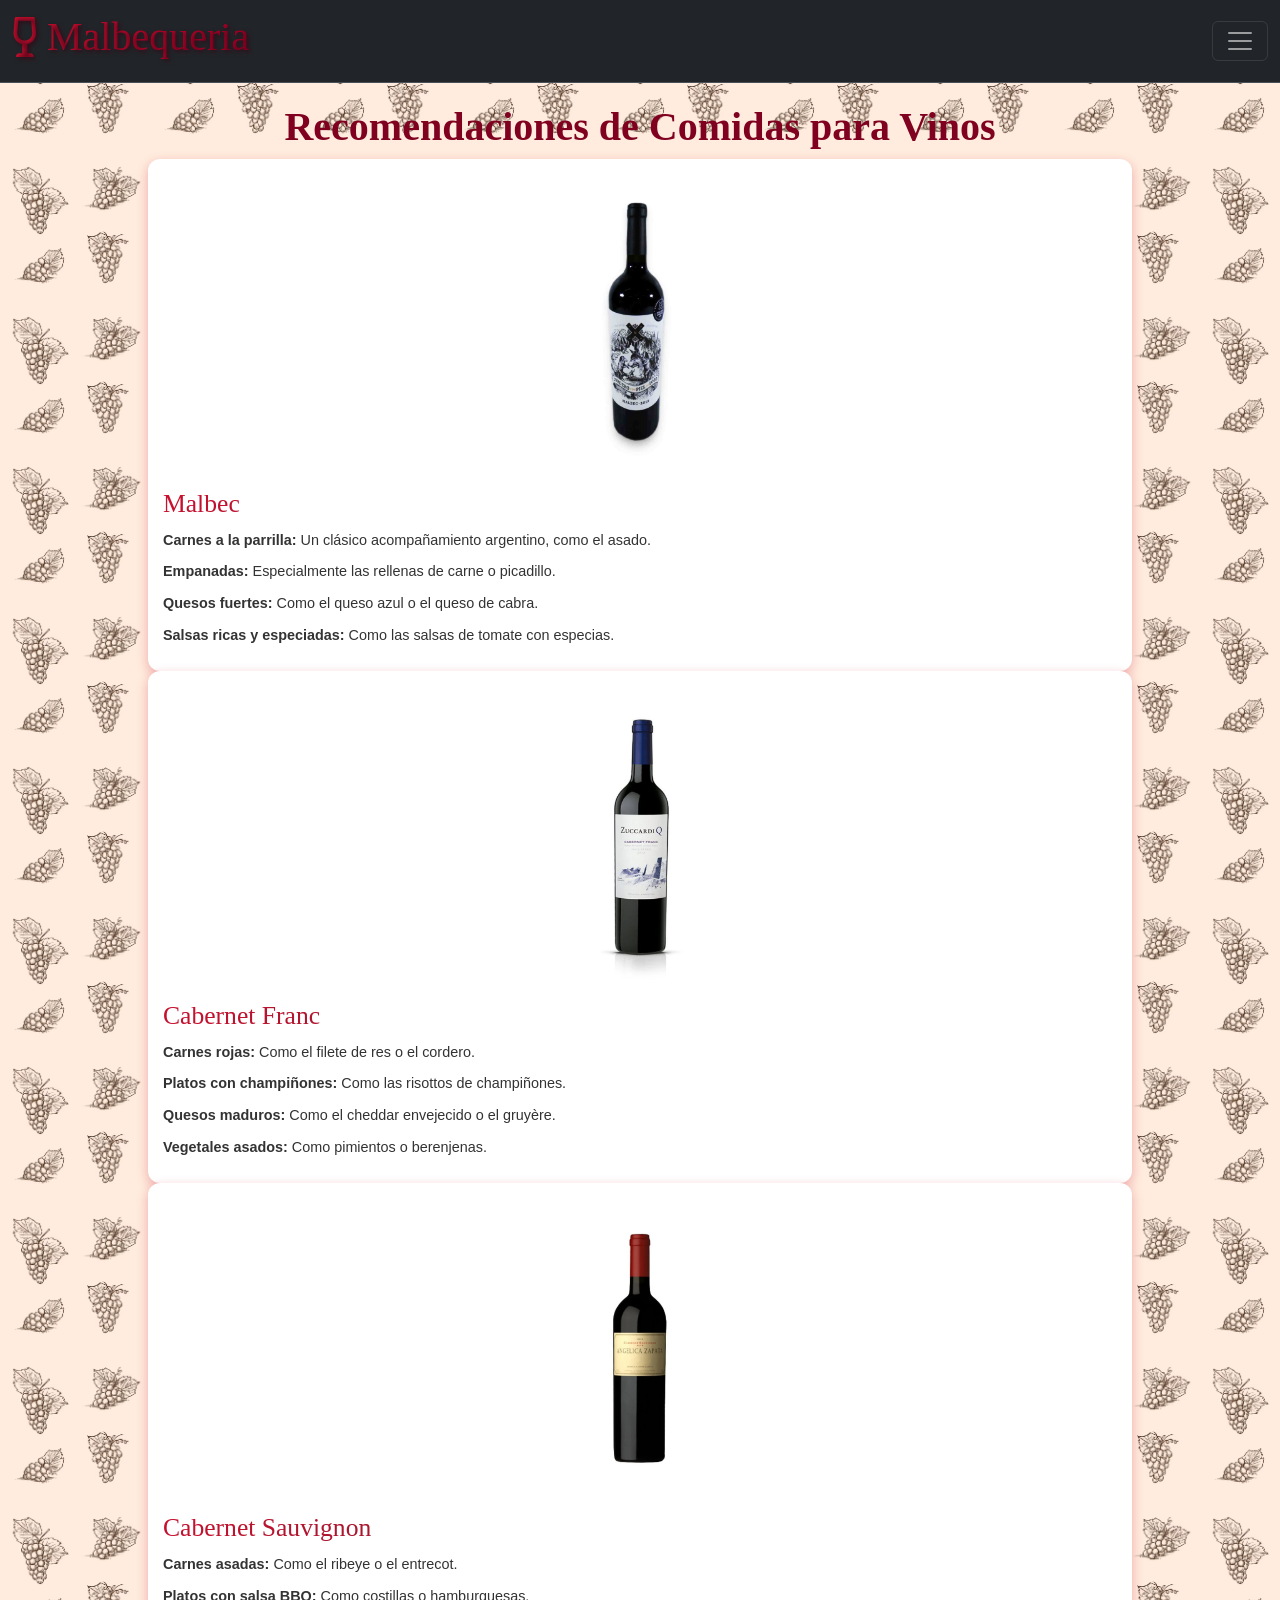
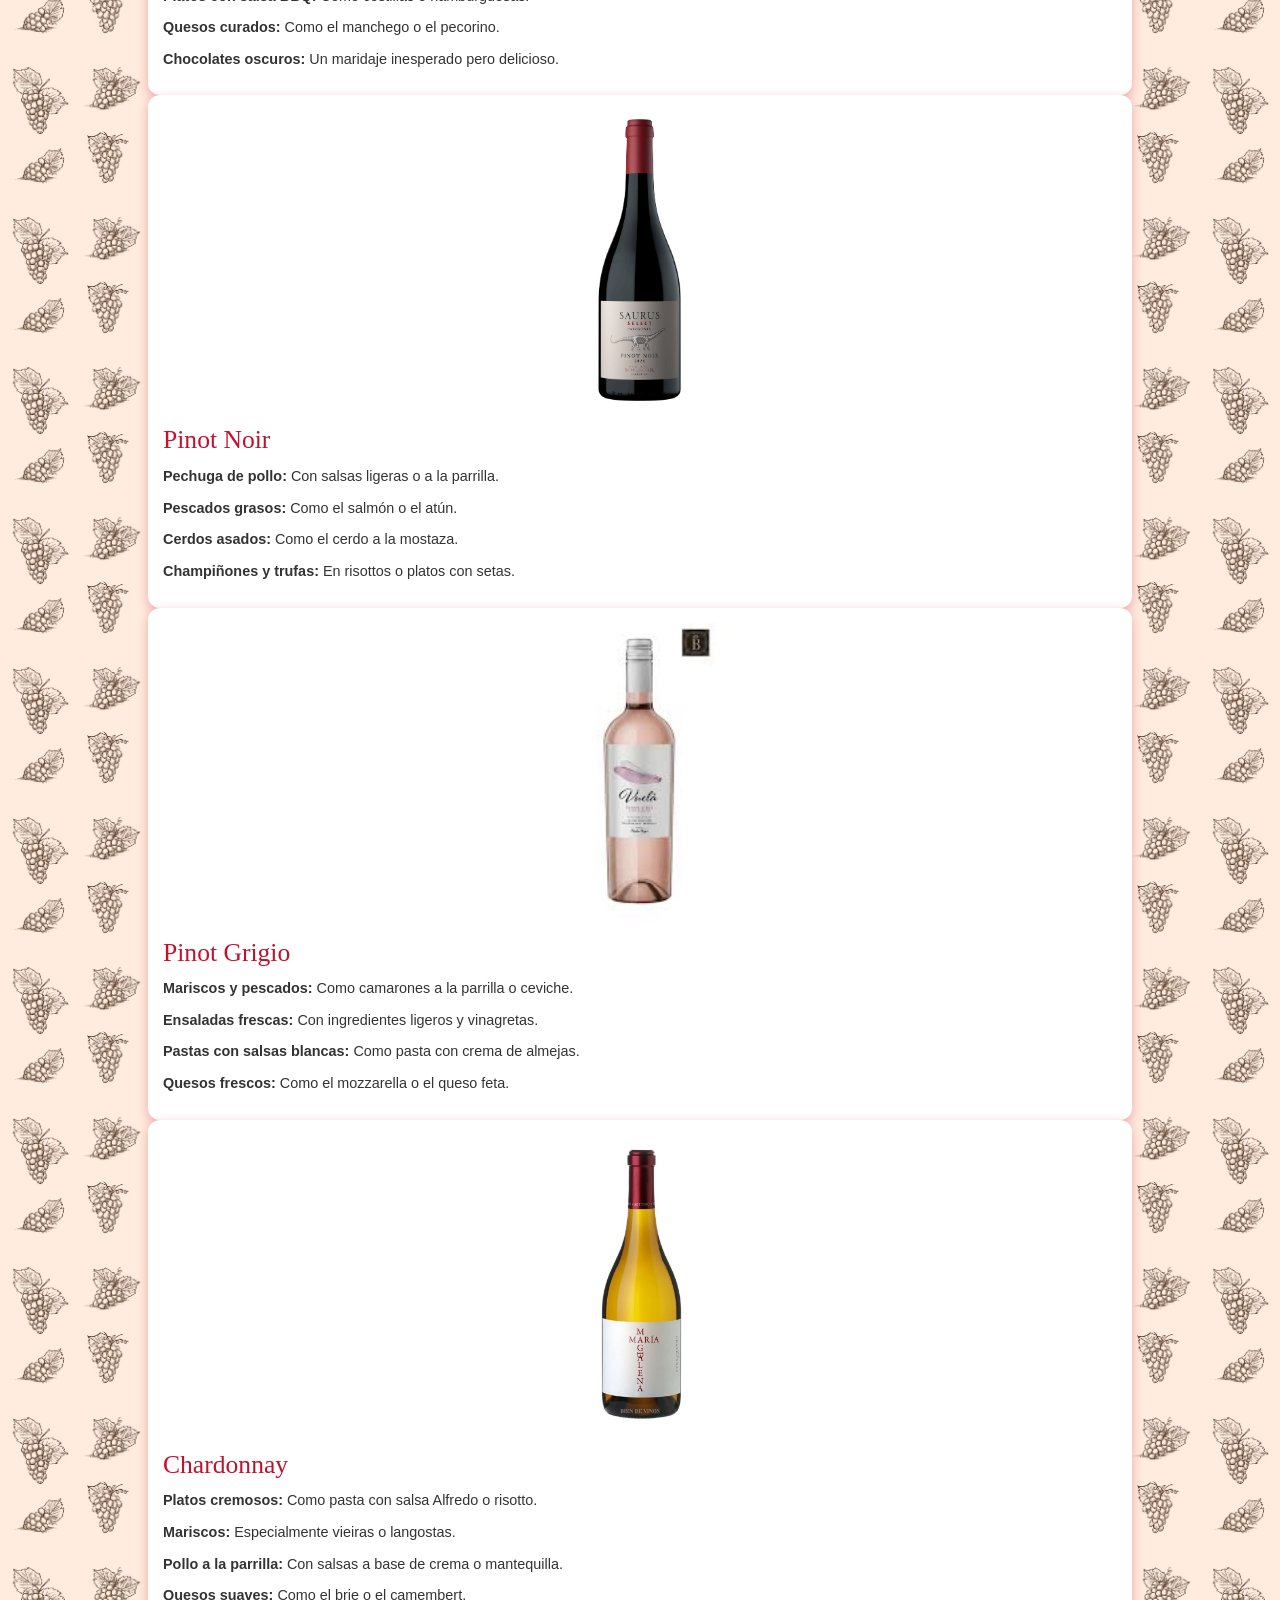
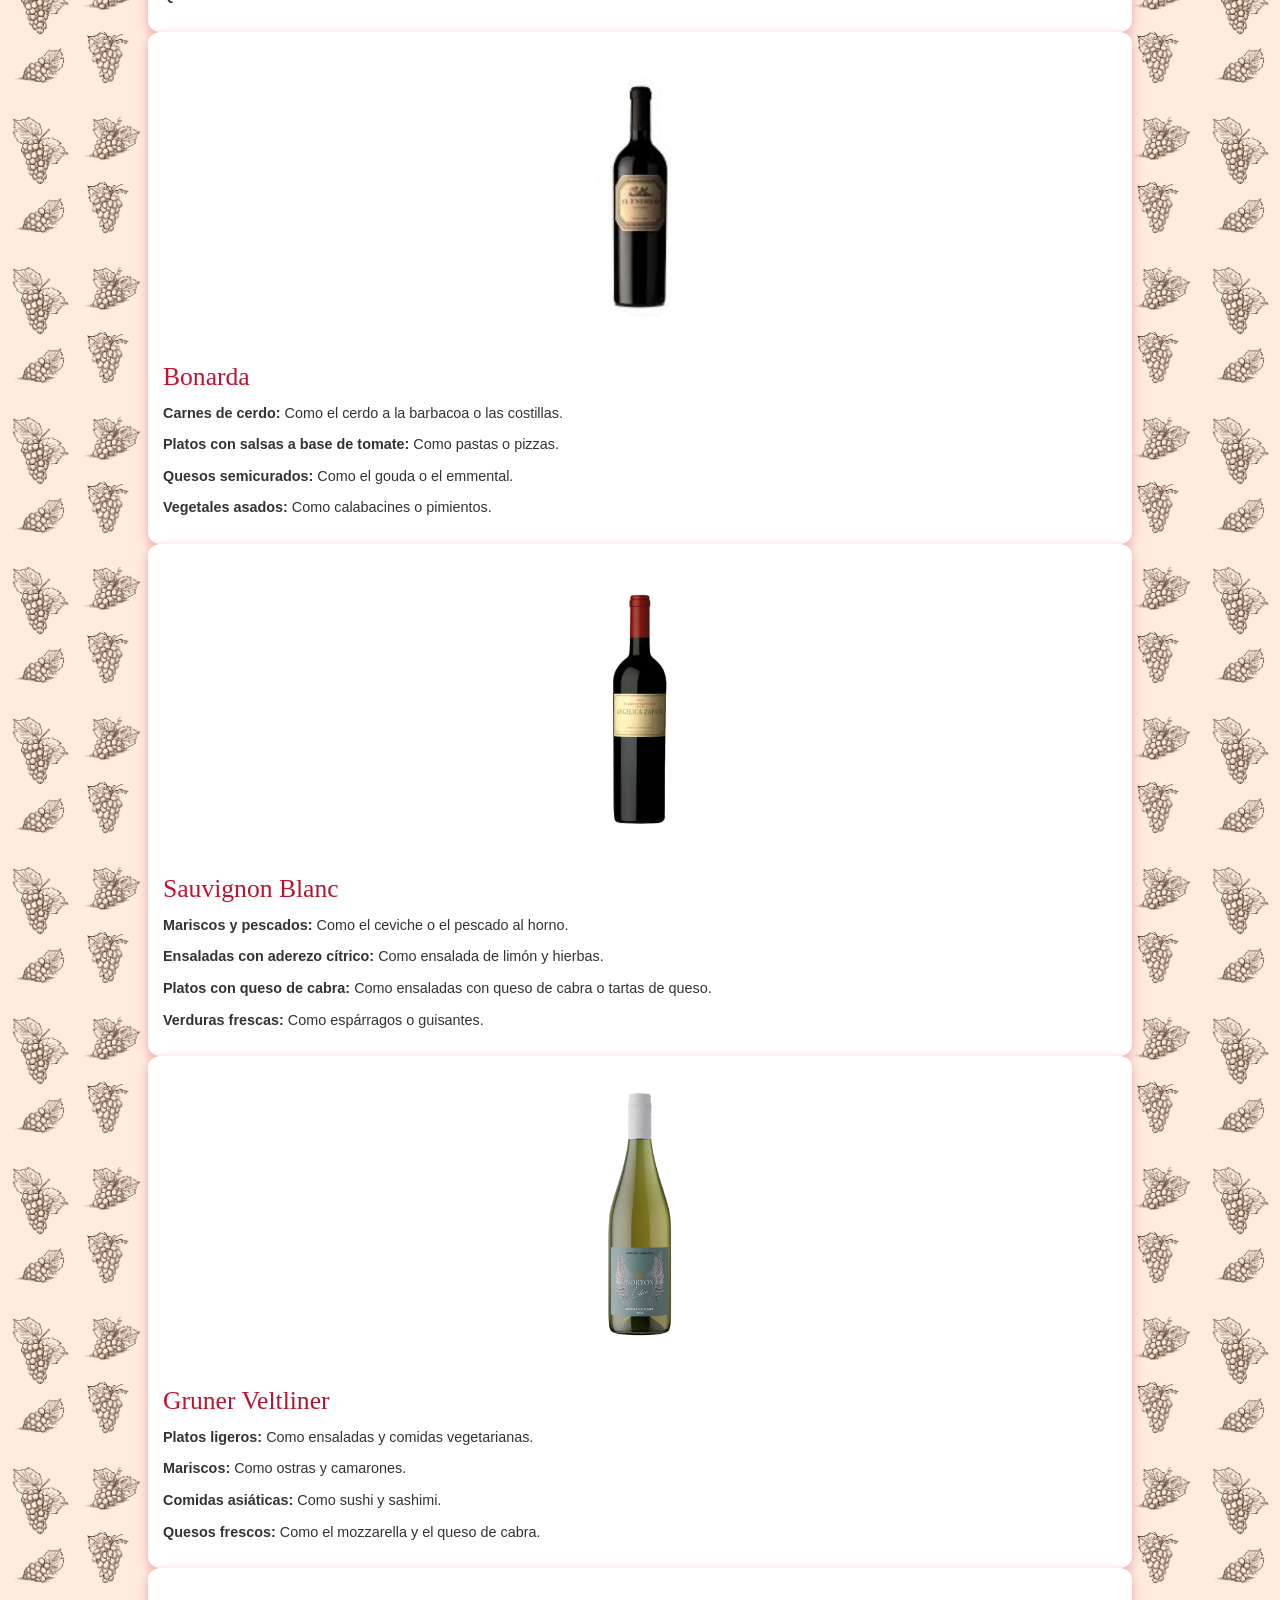
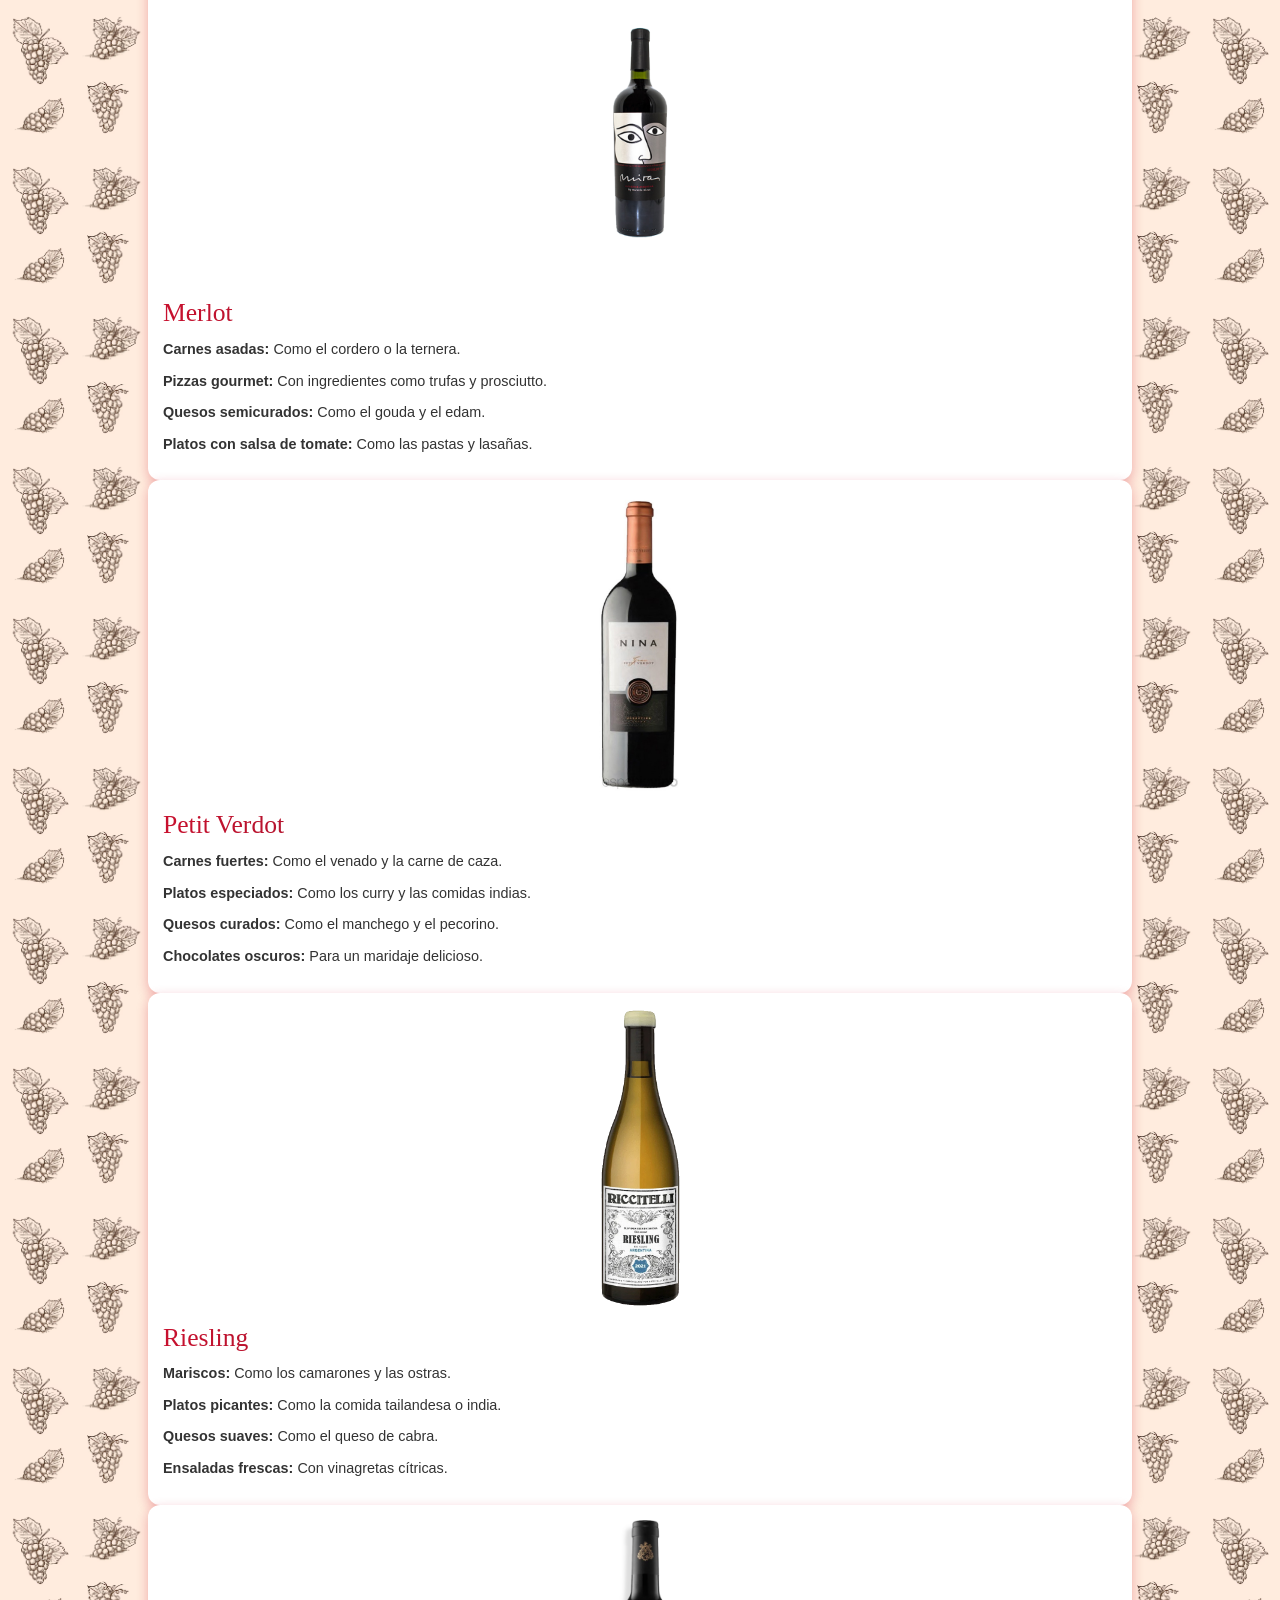
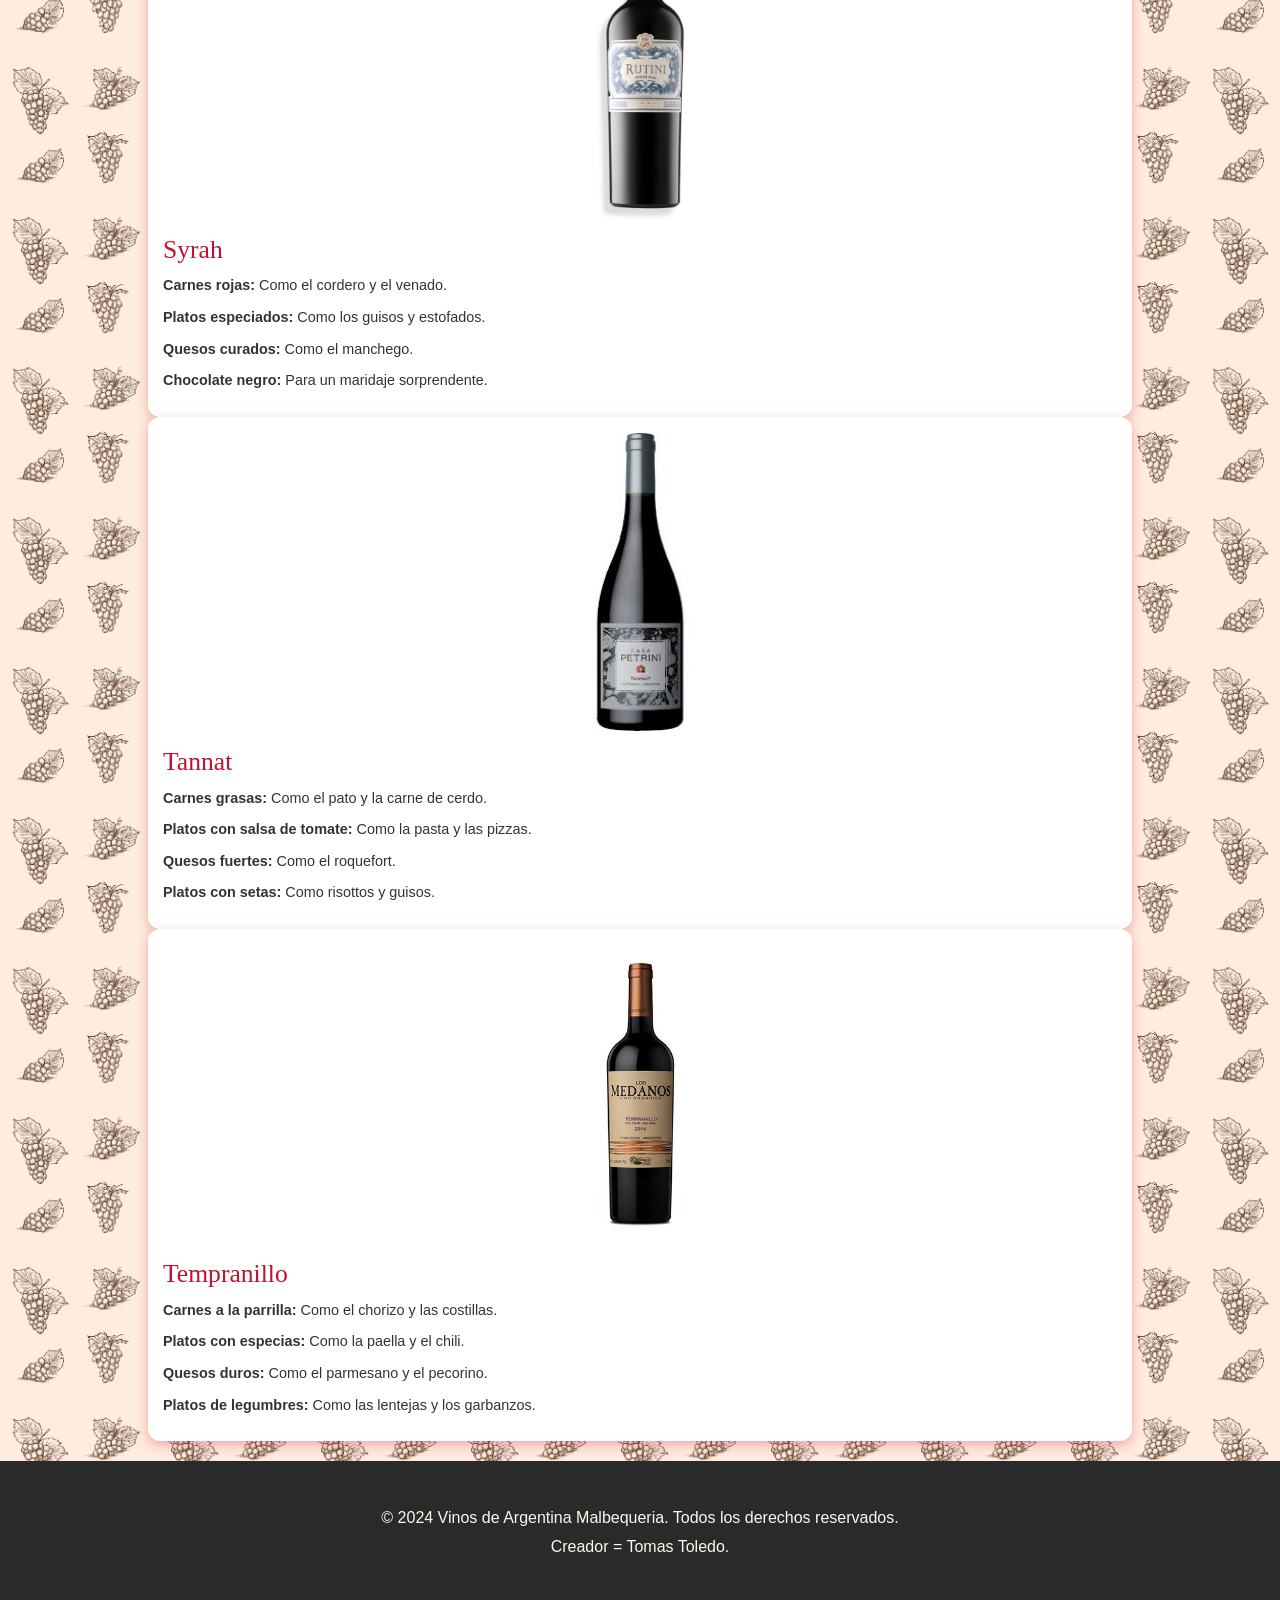
<file: pages/recomendaciones.html>
<!DOCTYPE html>
<html lang="es">
<head>
    <meta charset="UTF-8">
    <meta name="viewport" content="width=device-width, initial-scale=1.0">
    <title>Recomendaciones de Vino y Maridaje: Guía de Maridaje Perfecto | Malbequeria</title>
    <meta name="description" content="Descubre las mejores recomendaciones de vinos argentinos y sus maridajes ideales. Mejora tus cenas con las sugerencias exclusivas de Malbequeria para cada ocasión.">
    <meta name="keywords" content="recomendaciones de vino, maridaje de vino, vinos argentinos, Malbec, Cabernet Franc, Cabernet Sauvignon, Pinot Noir, Pinot Grigio, Chardonnay, Bonarda, Sauvignon Blanc">
    <link href="https://cdn.jsdelivr.net/npm/bootstrap@5.3.3/dist/css/bootstrap.min.css" rel="stylesheet" integrity="sha384-QWTKZyjpPEjISv5WaRU9OFeRpok6YctnYmDr5pNlyT2bRjXh0JMhjY6hW+ALEwIH" crossorigin="anonymous">
    <link rel="stylesheet" href="../styles/main.css">
    <link rel="stylesheet" href="https://cdnjs.cloudflare.com/ajax/libs/font-awesome/6.0.0-beta3/css/all.min.css">
</head>
                <header>
                    <nav class="navbar bg-dark border-bottom border-body" data-bs-theme="dark">
                        <div class="container-fluid">
                            <h1 class="navbar-brand">
                                <i class="fas fa-wine-glass-alt"></i> Malbequeria
                            </h1>
                            <button class="navbar-toggler" type="button" data-bs-toggle="collapse" data-bs-target="#navbarNav" aria-controls="navbarNav" aria-expanded="false" aria-label="Toggle navigation">
                                <span class="navbar-toggler-icon"></span>
                            </button>
                            <div class="collapse navbar-collapse" id="navbarNav">
                                <ul class="navbar-nav">
                                    <li class="nav-item">
                                        <a class="nav-link" aria-current="true" href="../index.html">Inicio</a>
                                    </li>
                                    <li class="nav-item">
                                        <a class="nav-link" aria-current="true" href="../pages/cepas.html">Cepas</a>
                                    </li>
                                    <li class="nav-item">
                                        <a class="nav-link" aria-current="true" href="../pages/regiones.html">Regiones</a>
                                    </li>
                                    <li class="nav-item">
                                        <a class="nav-link" aria-current="true" href="../pages/provincias.html">Provincias</a>
                                    </li>
                                    <li class="nav-item">
                                        <a class="nav-link active" aria-current="page" href="recomendaciones.html">Recomendaciones</a>
                                    </li>
                                </ul>
                            </div>
                        </div>
                    </nav>
                </header>
                <body style="background-image: url('../img/uvasfondo.avif'); background-size: cover;">
                    <div class="container">
                        <h2 class="x">Recomendaciones de Comidas para Vinos</h2>
                        
                        <!-- Malbec -->
                        <div class="wine-pairing">
                            <div class="wine-item">
                                <img src="../img/malbec1.jpg" alt="Malbec">
                                <h2>Malbec</h2>
                                <p><strong>Carnes a la parrilla:</strong> Un clásico acompañamiento argentino, como el asado.</p>
                                <p><strong>Empanadas:</strong> Especialmente las rellenas de carne o picadillo.</p>
                                <p><strong>Quesos fuertes:</strong> Como el queso azul o el queso de cabra.</p>
                                <p><strong>Salsas ricas y especiadas:</strong> Como las salsas de tomate con especias.</p>
                            </div>
                        </div>
                
                        <!-- Cabernet Franc -->
                        <div class="wine-pairing">
                            <div class="wine-item">
                                <img src="../img/cabernet franc1.webp" alt="Cabernet Franc">
                                <h2>Cabernet Franc</h2>
                                <p><strong>Carnes rojas:</strong> Como el filete de res o el cordero.</p>
                                <p><strong>Platos con champiñones:</strong> Como las risottos de champiñones.</p>
                                <p><strong>Quesos maduros:</strong> Como el cheddar envejecido o el gruyère.</p>
                                <p><strong>Vegetales asados:</strong> Como pimientos o berenjenas.</p>
                            </div>
                        </div>
                
                        <!-- Cabernet Sauvignon -->
                        <div class="wine-pairing">
                            <div class="wine-item">
                                <img src="../img/cabernet sav1.webp" alt="Cabernet Sauvignon">
                                <h2>Cabernet Sauvignon</h2>
                                <p><strong>Carnes asadas:</strong> Como el ribeye o el entrecot.</p>
                                <p><strong>Platos con salsa BBQ:</strong> Como costillas o hamburguesas.</p>
                                <p><strong>Quesos curados:</strong> Como el manchego o el pecorino.</p>
                                <p><strong>Chocolates oscuros:</strong> Un maridaje inesperado pero delicioso.</p>
                            </div>
                        </div>
                
                        <!-- Pinot Noir -->
                        <div class="wine-pairing">
                            <div class="wine-item">
                                <img src="../img/pinotnoir.webp" alt="Pinot Noir">
                                <h2>Pinot Noir</h2>
                                <p><strong>Pechuga de pollo:</strong> Con salsas ligeras o a la parrilla.</p>
                                <p><strong>Pescados grasos:</strong> Como el salmón o el atún.</p>
                                <p><strong>Cerdos asados:</strong> Como el cerdo a la mostaza.</p>
                                <p><strong>Champiñones y trufas:</strong> En risottos o platos con setas.</p>
                            </div>
                        </div>
                
                        <!-- Pinot Grigio -->
                        <div class="wine-pairing">
                            <div class="wine-item">
                                <img src="../img/pinotgrigrio.jfif" alt="Pinot Grigio">
                                <h2>Pinot Grigio</h2>
                                <p><strong>Mariscos y pescados:</strong> Como camarones a la parrilla o ceviche.</p>
                                <p><strong>Ensaladas frescas:</strong> Con ingredientes ligeros y vinagretas.</p>
                                <p><strong>Pastas con salsas blancas:</strong> Como pasta con crema de almejas.</p>
                                <p><strong>Quesos frescos:</strong> Como el mozzarella o el queso feta.</p>
                            </div>
                        </div>
                
                        <!-- Chardonnay -->
                        <div class="wine-pairing">
                            <div class="wine-item">
                                <img src="../img/chardonay1.jpg" alt="Chardonnay">
                                <h2>Chardonnay</h2>
                                <p><strong>Platos cremosos:</strong> Como pasta con salsa Alfredo o risotto.</p>
                                <p><strong>Mariscos:</strong> Especialmente vieiras o langostas.</p>
                                <p><strong>Pollo a la parrilla:</strong> Con salsas a base de crema o mantequilla.</p>
                                <p><strong>Quesos suaves:</strong> Como el brie o el camembert.</p>
                            </div>
                        </div>
                
                        <!-- Bonarda -->
                        <div class="wine-pairing">
                            <div class="wine-item">
                                <img src="../img/bonarda1.jfif" alt="Bonarda">
                                <h2>Bonarda</h2>
                                <p><strong>Carnes de cerdo:</strong> Como el cerdo a la barbacoa o las costillas.</p>
                                <p><strong>Platos con salsas a base de tomate:</strong> Como pastas o pizzas.</p>
                                <p><strong>Quesos semicurados:</strong> Como el gouda o el emmental.</p>
                                <p><strong>Vegetales asados:</strong> Como calabacines o pimientos.</p>
                            </div>
                        </div>
                
                        <!-- Sauvignon Blanc -->
                        <div class="wine-pairing">
                            <div class="wine-item">
                                <img src="../img/cabernet sav1.webp" alt="Sauvignon Blanc">
                                <h2>Sauvignon Blanc</h2>
                                <p><strong>Mariscos y pescados:</strong> Como el ceviche o el pescado al horno.</p>
                                <p><strong>Ensaladas con aderezo cítrico:</strong> Como ensalada de limón y hierbas.</p>
                                <p><strong>Platos con queso de cabra:</strong> Como ensaladas con queso de cabra o tartas de queso.</p>
                                <p><strong>Verduras frescas:</strong> Como espárragos o guisantes.</p>
                            </div>
                        </div>
                        <div class="wine-pairing">
                            <div class="wine-item">
                                <img src="../img/gruner.webp" alt="Gruner Veltliner">
                                <h2>Gruner Veltliner</h2>
                                <p><strong>Platos ligeros:</strong> Como ensaladas y comidas vegetarianas.</p>
                                <p><strong>Mariscos:</strong> Como ostras y camarones.</p>
                                <p><strong>Comidas asiáticas:</strong> Como sushi y sashimi.</p>
                                <p><strong>Quesos frescos:</strong> Como el mozzarella y el queso de cabra.</p>
                            </div>
                        </div>
                
                        <!-- Merlot -->
                        <div class="wine-pairing">
                            <div class="wine-item">
                                <img src="../img/merlot1.jpg" alt="Merlot">
                                <h2>Merlot</h2>
                                <p><strong>Carnes asadas:</strong> Como el cordero o la ternera.</p>
                                <p><strong>Pizzas gourmet:</strong> Con ingredientes como trufas y prosciutto.</p>
                                <p><strong>Quesos semicurados:</strong> Como el gouda y el edam.</p>
                                <p><strong>Platos con salsa de tomate:</strong> Como las pastas y lasañas.</p>
                            </div>
                        </div>
                
                        <!-- Petit Verdot -->
                        <div class="wine-pairing">
                            <div class="wine-item">
                                <img src="../img/petitverdot1.jpeg" alt="Petit Verdot">
                                <h2>Petit Verdot</h2>
                                <p><strong>Carnes fuertes:</strong> Como el venado y la carne de caza.</p>
                                <p><strong>Platos especiados:</strong> Como los curry y las comidas indias.</p>
                                <p><strong>Quesos curados:</strong> Como el manchego y el pecorino.</p>
                                <p><strong>Chocolates oscuros:</strong> Para un maridaje delicioso.</p>
                            </div>
                        </div>
                        <!-- Riesling -->
<div class="wine-pairing">
    <div class="wine-item">
        <img src="../img/riesling1.webp" alt="Riesling">
        <h2>Riesling</h2>
        <p><strong>Mariscos:</strong> Como los camarones y las ostras.</p>
        <p><strong>Platos picantes:</strong> Como la comida tailandesa o india.</p>
        <p><strong>Quesos suaves:</strong> Como el queso de cabra.</p>
        <p><strong>Ensaladas frescas:</strong> Con vinagretas cítricas.</p>
    </div>
</div>

<!-- Syrah -->
<div class="wine-pairing">
    <div class="wine-item">
        <img src="../img/syrah1.png" alt="Syrah">
        <h2>Syrah</h2>
        <p><strong>Carnes rojas:</strong> Como el cordero y el venado.</p>
        <p><strong>Platos especiados:</strong> Como los guisos y estofados.</p>
        <p><strong>Quesos curados:</strong> Como el manchego.</p>
        <p><strong>Chocolate negro:</strong> Para un maridaje sorprendente.</p>
    </div>
</div>

<!-- Tannat -->
<div class="wine-pairing">
    <div class="wine-item">
        <img src="../img/tannat1.jfif" alt="Tannat">
        <h2>Tannat</h2>
        <p><strong>Carnes grasas:</strong> Como el pato y la carne de cerdo.</p>
        <p><strong>Platos con salsa de tomate:</strong> Como la pasta y las pizzas.</p>
        <p><strong>Quesos fuertes:</strong> Como el roquefort.</p>
        <p><strong>Platos con setas:</strong> Como risottos y guisos.</p>
    </div>
</div>

<!-- Tempranillo -->
<div class="wine-pairing">
    <div class="wine-item">
        <img src="../img/tempranillo1.jpg" alt="Tempranillo">
        <h2>Tempranillo</h2>
        <p><strong>Carnes a la parrilla:</strong> Como el chorizo y las costillas.</p>
        <p><strong>Platos con especias:</strong> Como la paella y el chili.</p>
        <p><strong>Quesos duros:</strong> Como el parmesano y el pecorino.</p>
        <p><strong>Platos de legumbres:</strong> Como las lentejas y los garbanzos.</p>
               </div>
                    </div>
                  </div>
                </body>
        <footer class="footer">
            <div class="containerfooter">
                <p>&copy; 2024 Vinos de Argentina Malbequeria. Todos los derechos reservados.</p>
                <p>Creador = Tomas Toledo.</p>
            </div>
        </footer>
        <script src="https://cdn.jsdelivr.net/npm/bootstrap@5.3.3/dist/js/bootstrap.bundle.min.js" integrity="sha384-YvpcrYf0tY3lHB60NNkmXc5s9fDVZLESaAA55NDzOxhy9GkcIdslK1eN7N6jIeHz" crossorigin="anonymous"></script>
        </body>
        </html>
</file>
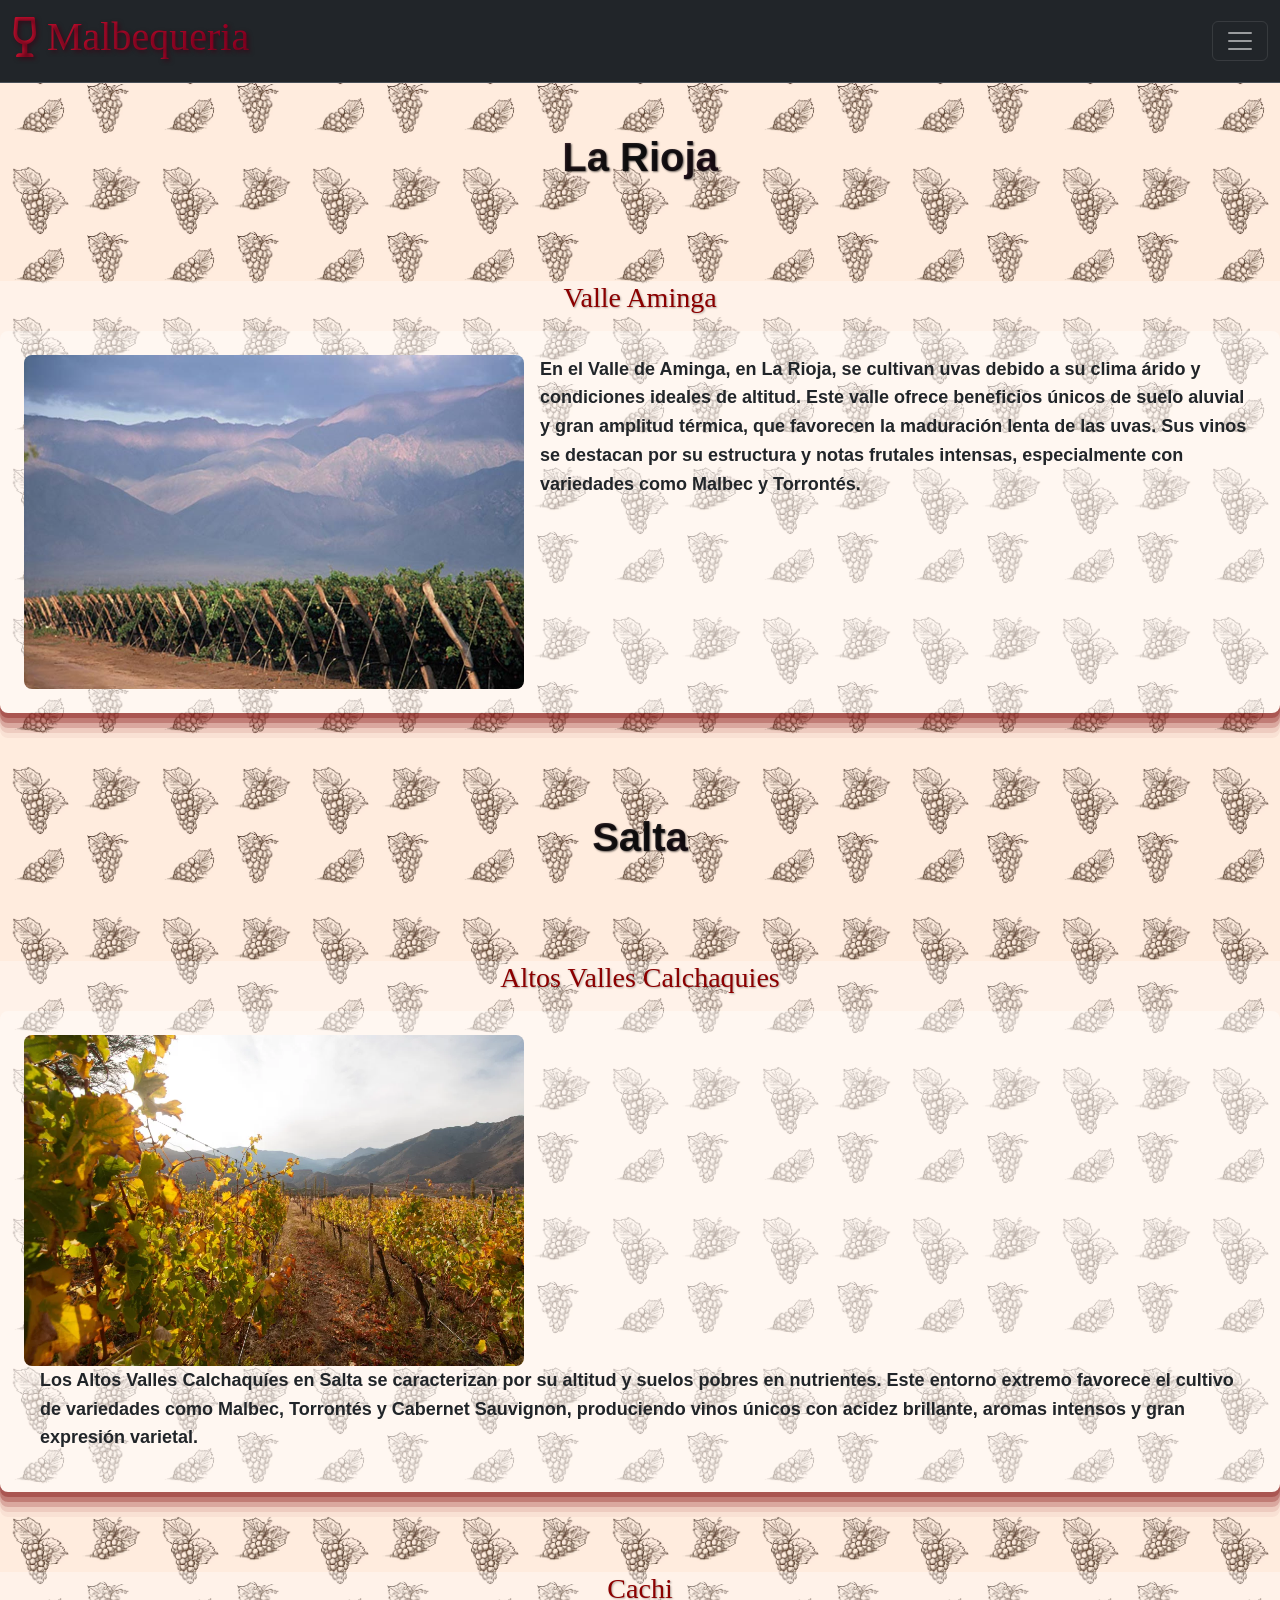
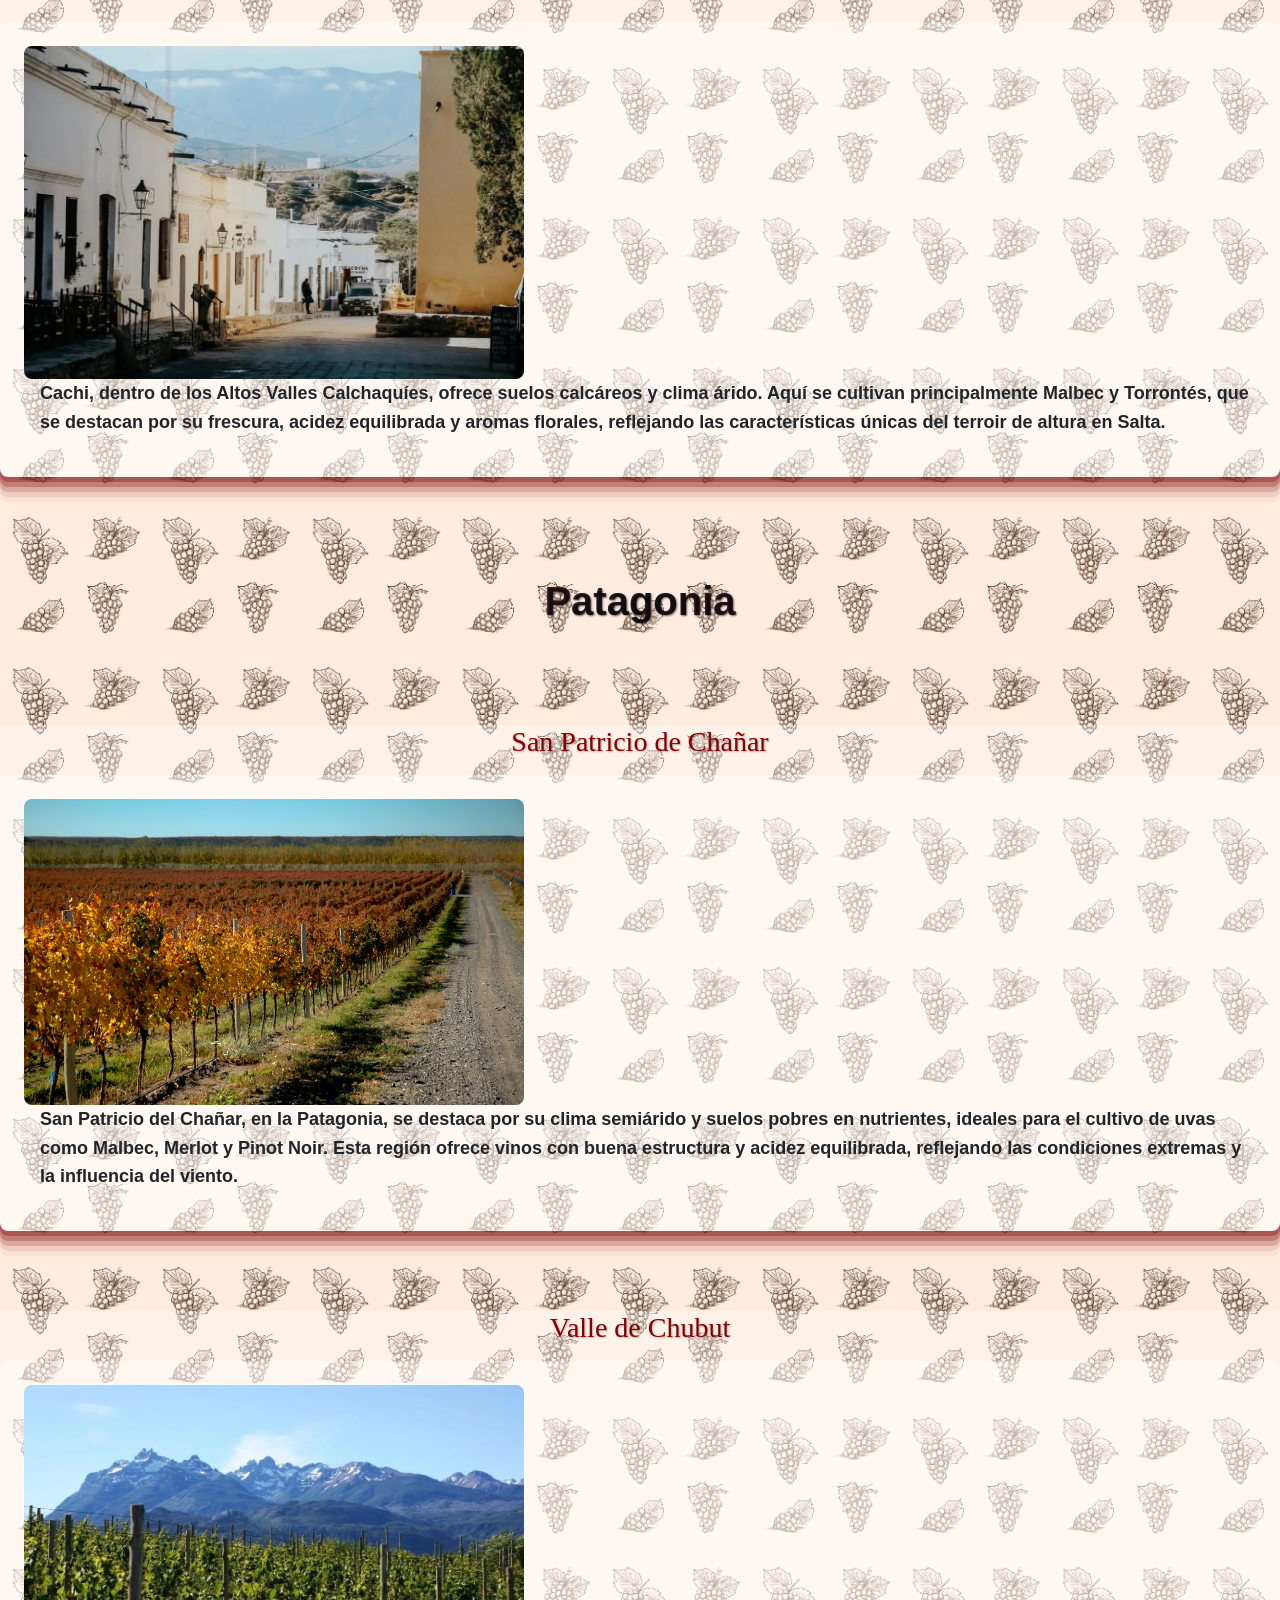
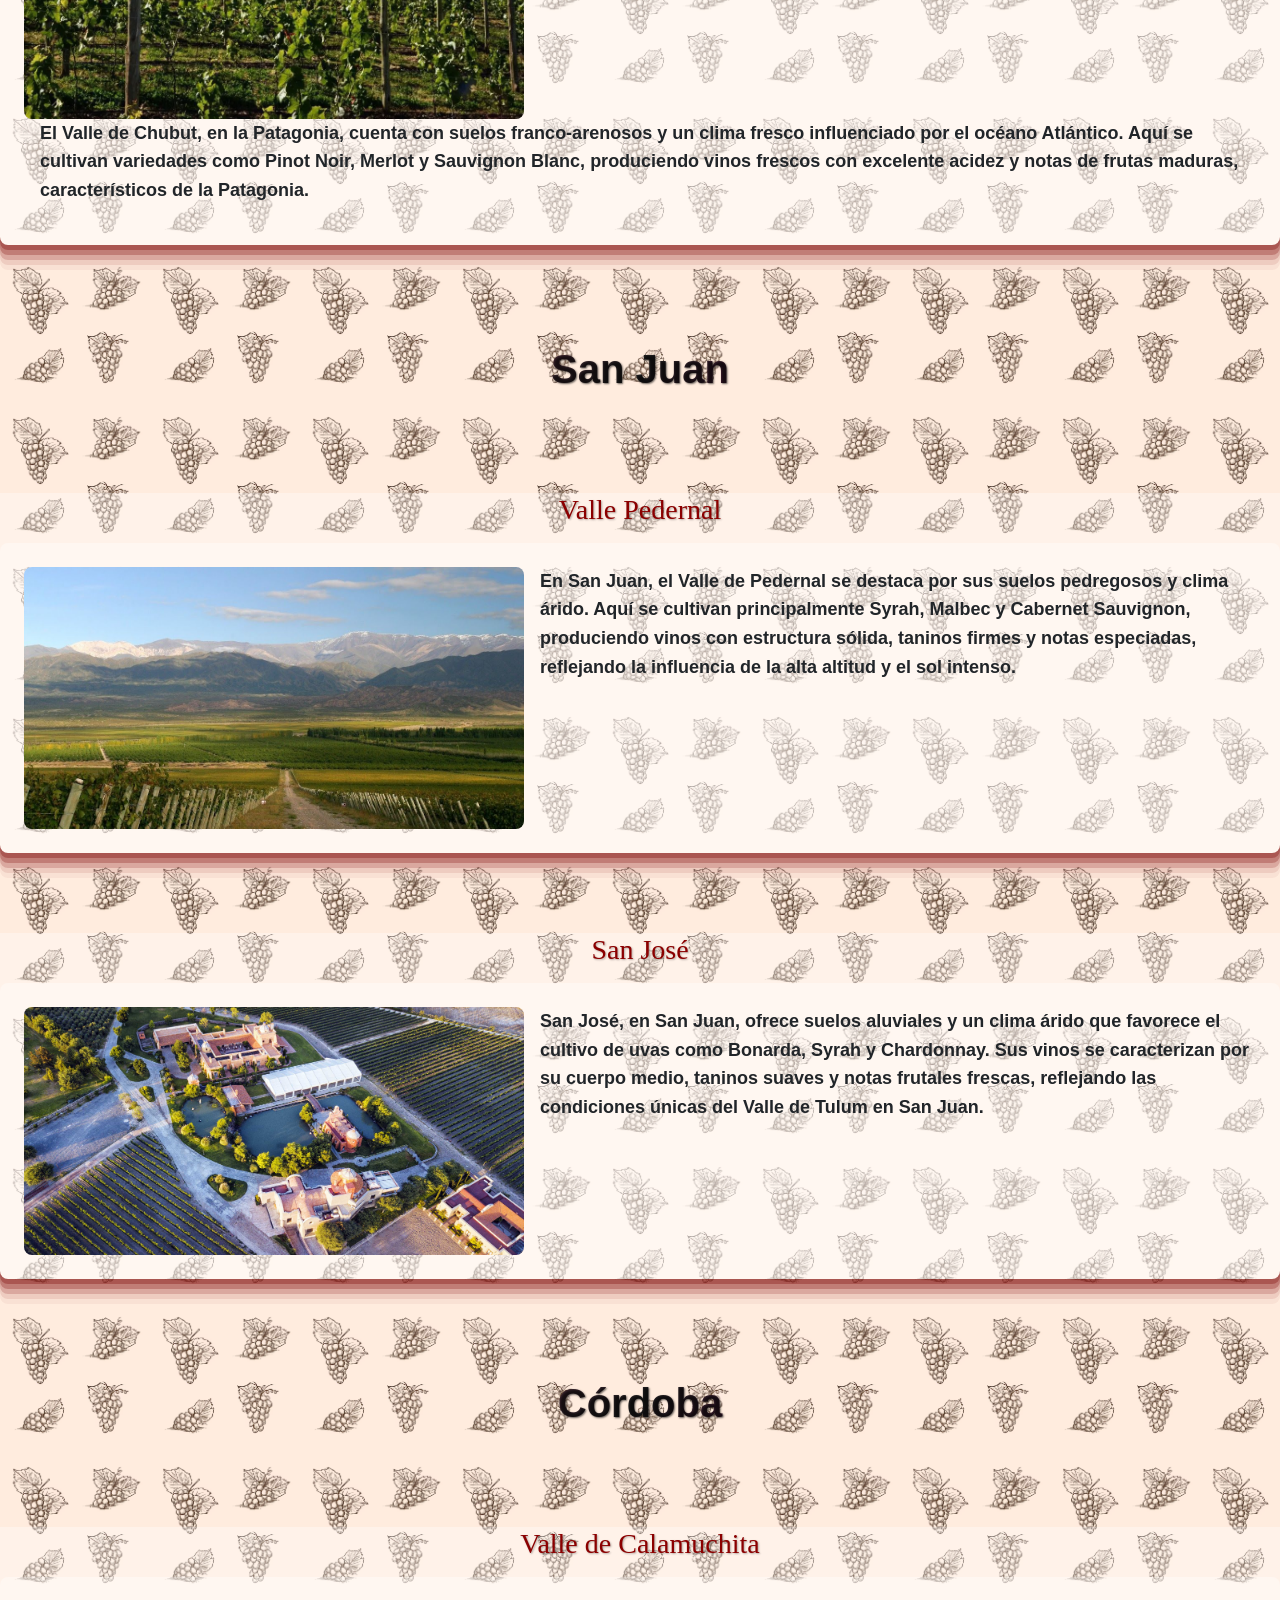
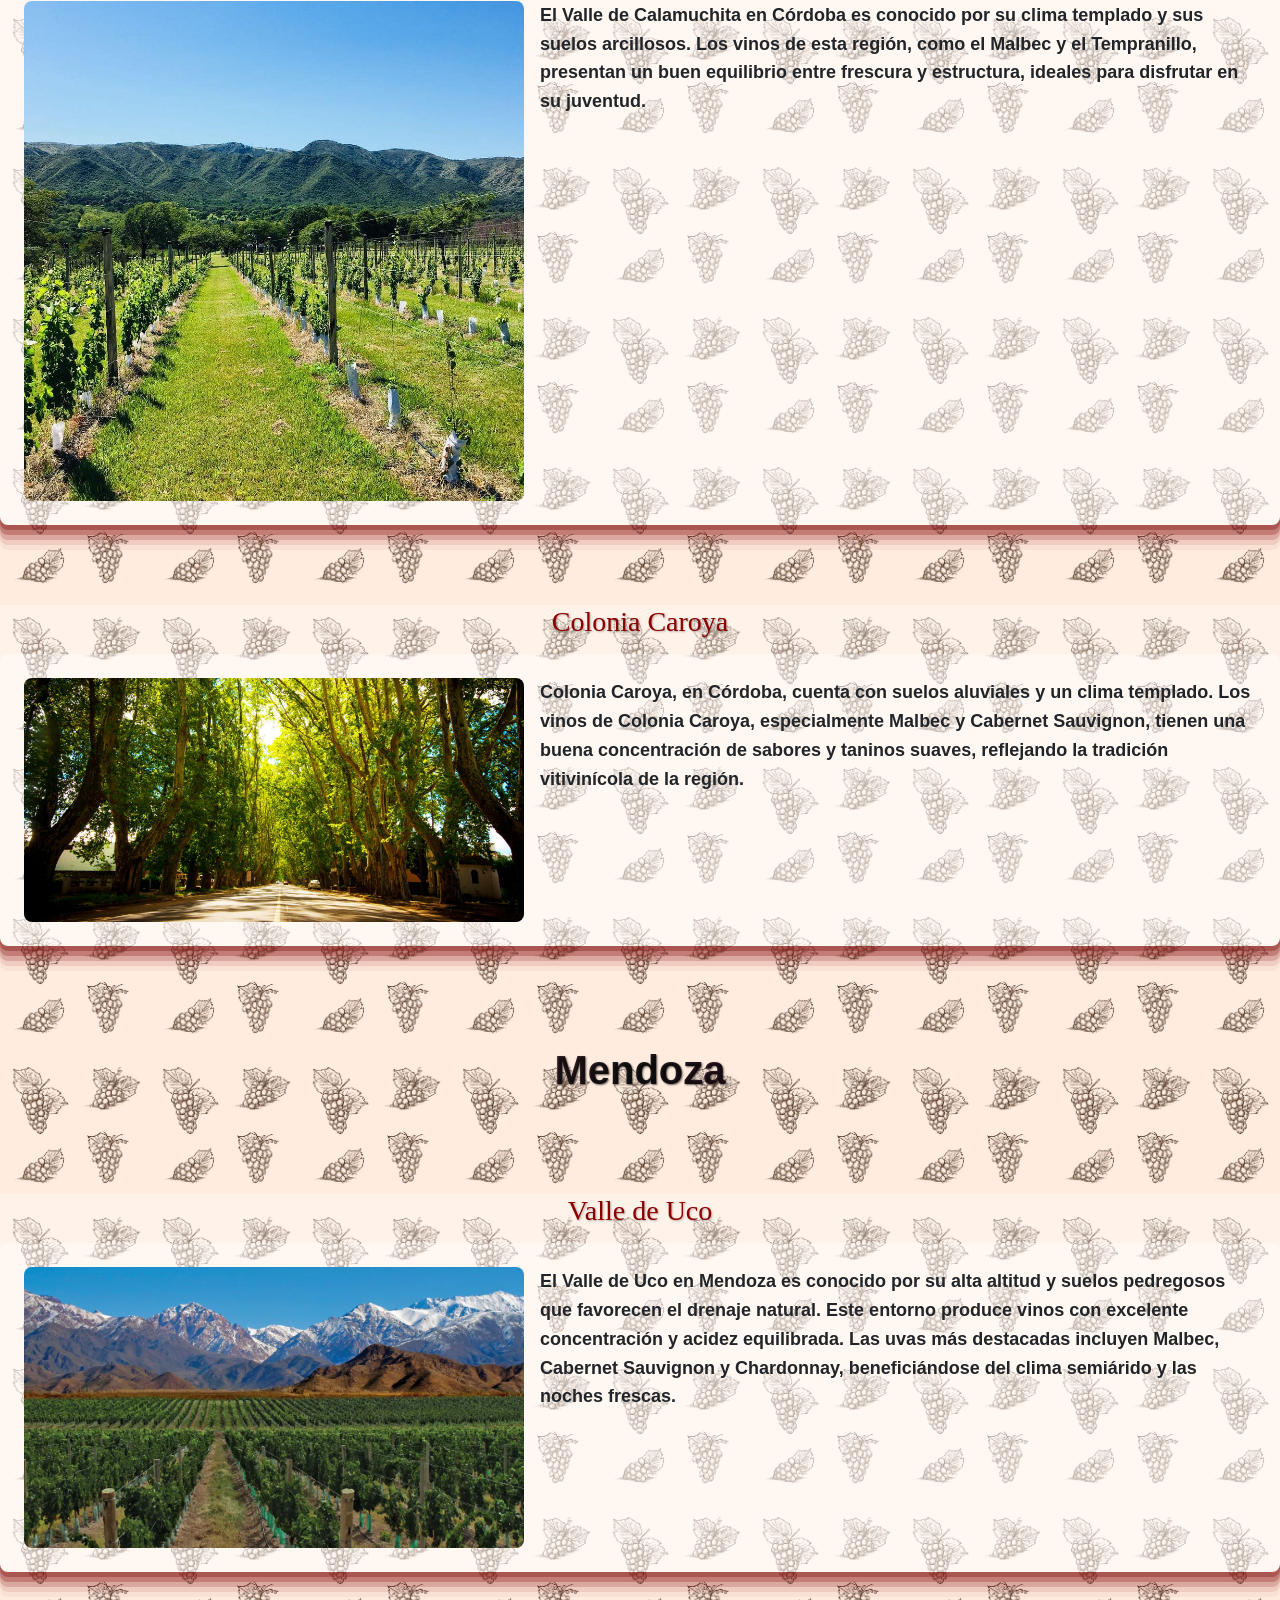
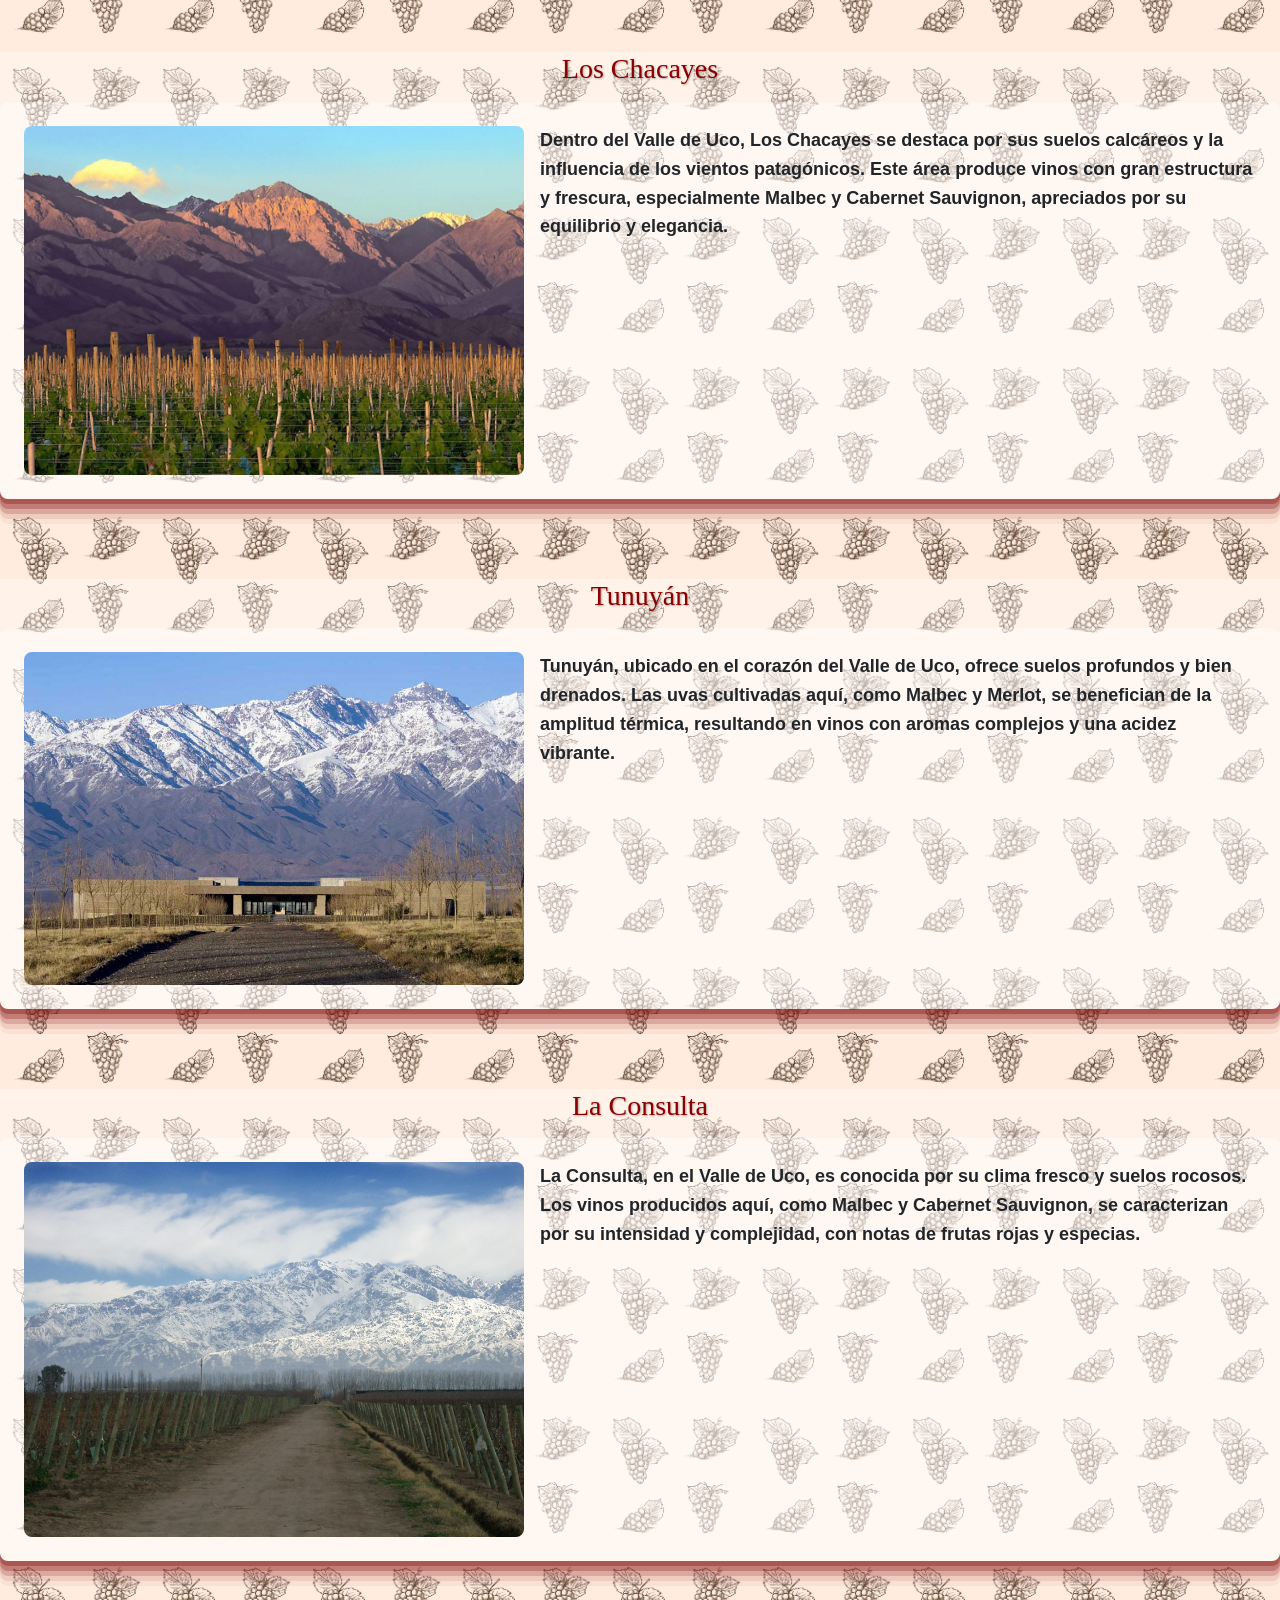
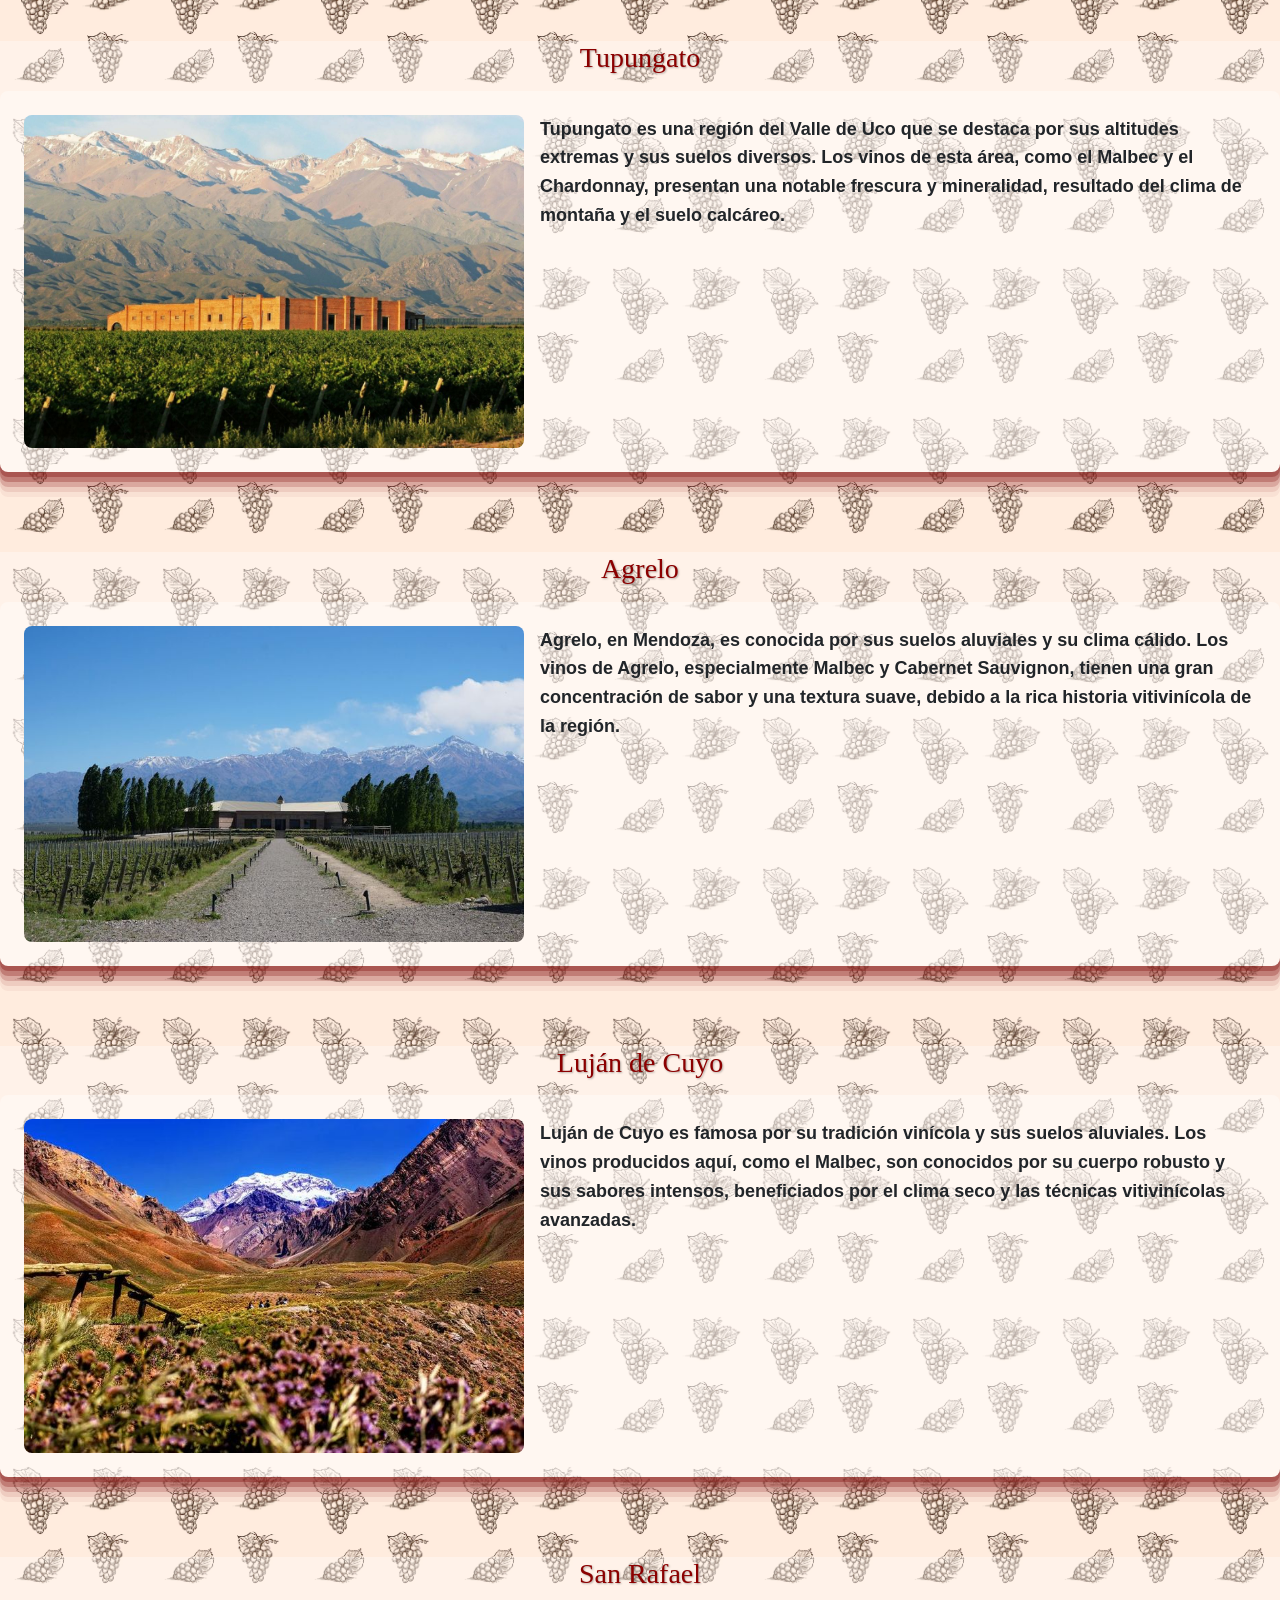
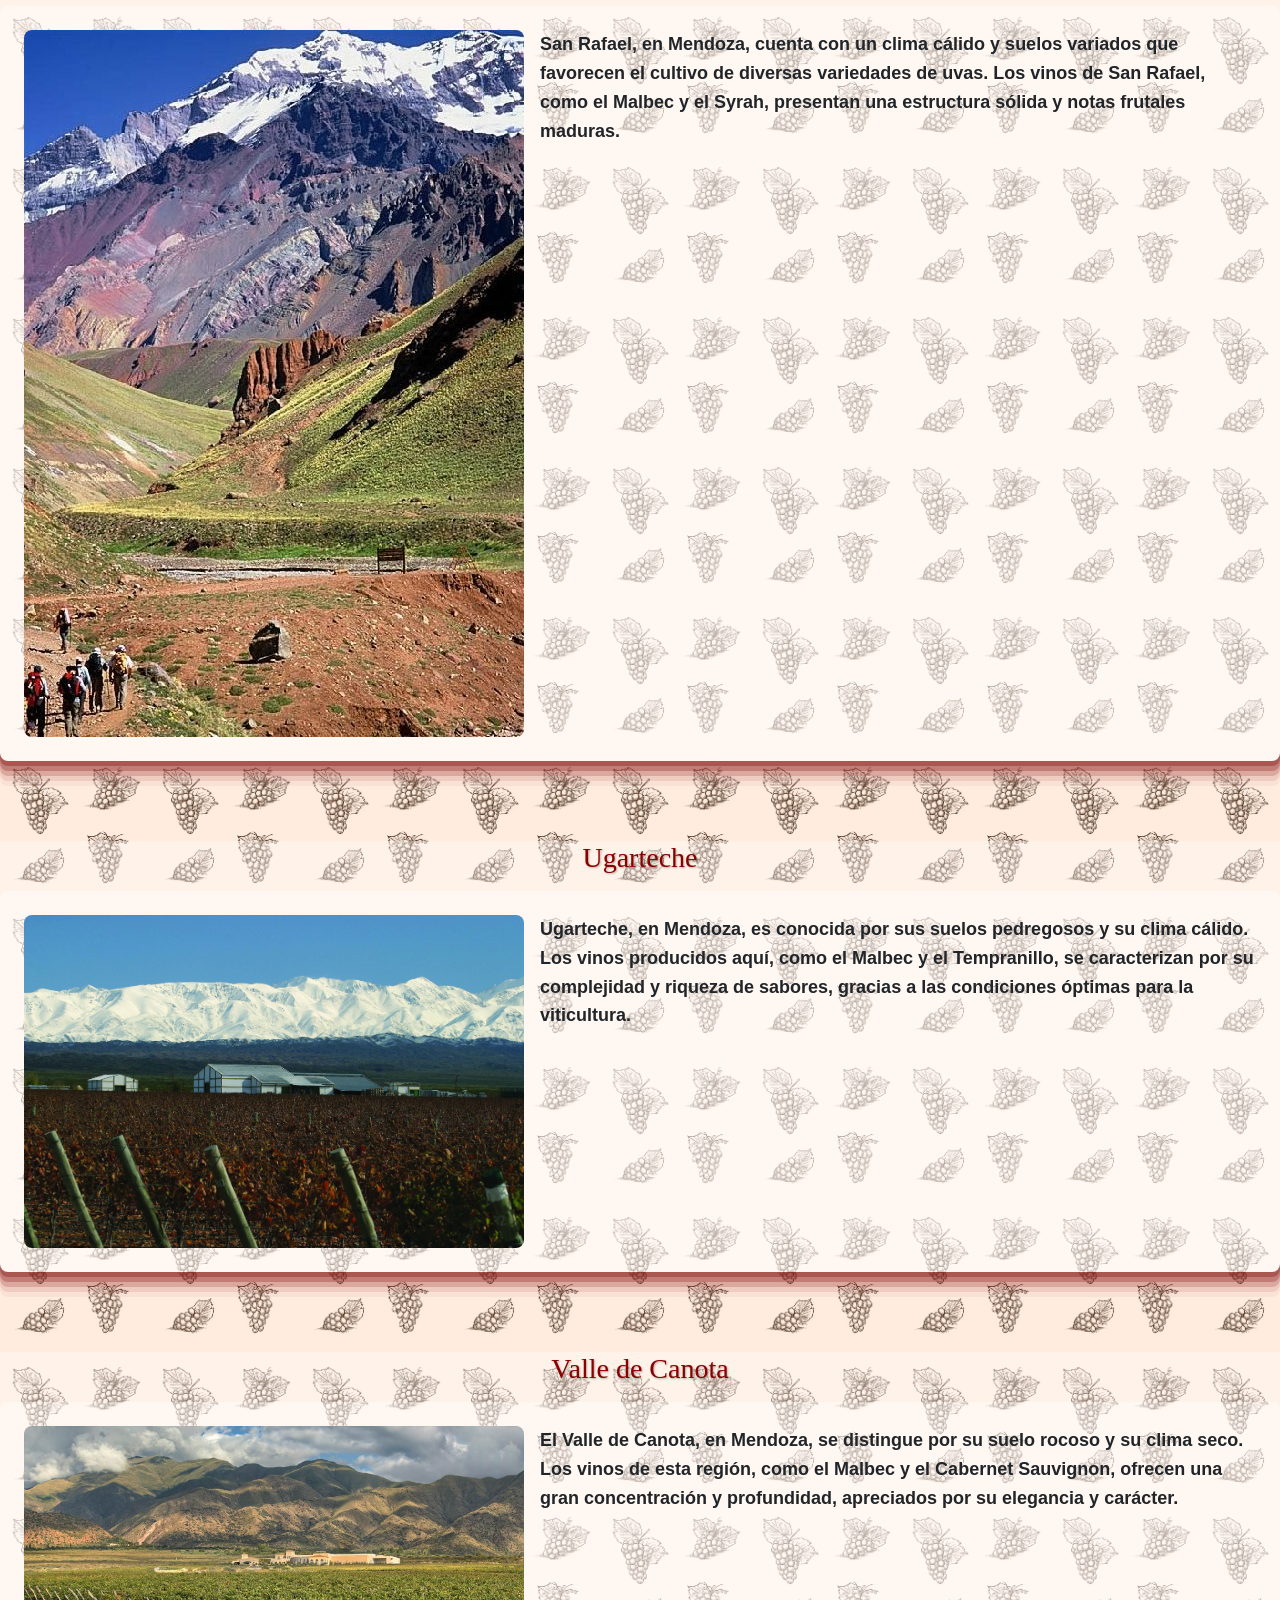
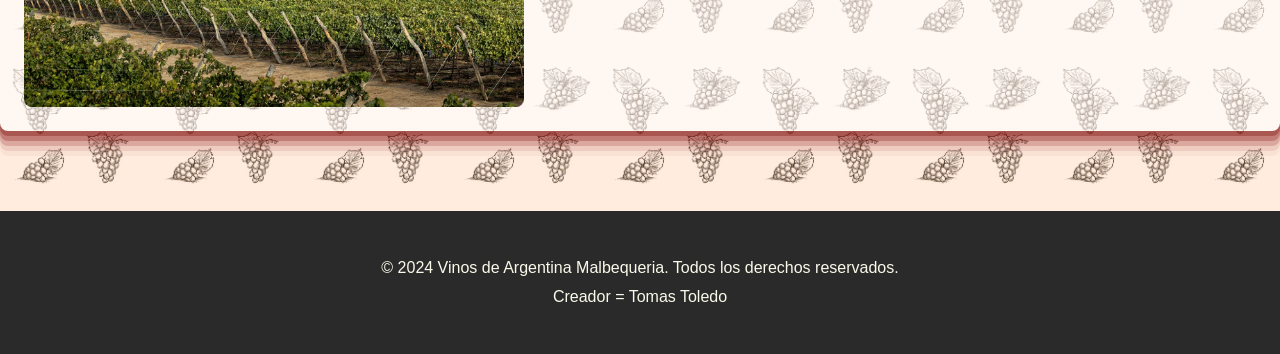
<file: pages/regiones.html>
<!DOCTYPE html>
<html lang="es">
<head>
    <meta charset="UTF-8">
    <meta name="viewport" content="width=device-width, initial-scale=1.0">
    <title>Regiones Vinícolas de Argentina | Malbequeria - Mendoza, Salta, Patagonia y Más</title>
    <meta name="description" content="Explora las regiones vinícolas de Argentina en Malbequeria. Descubre Mendoza, Salta, Patagonia y otras regiones, sus características únicas y los vinos que las hacen especiales.">
    <meta name="keywords" content="Mendoza, Salta, La Rioja, San Juan, Patagonia, Valle de Uco, Altos Valles Calchaquies, vinos argentinos, viticultura argentina">
    <link href="https://cdn.jsdelivr.net/npm/bootstrap@5.3.3/dist/css/bootstrap.min.css" rel="stylesheet" integrity="sha384-QWTKZyjpPEjISv5WaRU9OFeRpok6YctnYmDr5pNlyT2bRjXh0JMhjY6hW+ALEwIH" crossorigin="anonymous">
    <link rel="stylesheet" href="../styles/main.css">
    <link rel="stylesheet" href="https://cdnjs.cloudflare.com/ajax/libs/font-awesome/6.0.0-beta3/css/all.min.css">
</head>
                <header>
                    <nav class="navbar bg-dark border-bottom border-body" data-bs-theme="dark">
                        <div class="container-fluid">
                            <h1 class="navbar-brand">
                                <i class="fas fa-wine-glass-alt"></i> Malbequeria
                            </h1>
                            <button class="navbar-toggler" type="button" data-bs-toggle="collapse" data-bs-target="#navbarNav" aria-controls="navbarNav" aria-expanded="false" aria-label="Toggle navigation">
                                <span class="navbar-toggler-icon"></span>
                            </button>
                            <div class="collapse navbar-collapse" id="navbarNav">
                                <ul class="navbar-nav">
                                    <li class="nav-item">
                                        <a class="nav-link" aria-current="true" href="../index.html">Inicio</a>
                                    </li>
                                    <li class="nav-item">
                                        <a class="nav-link" aria-current="true" href="../pages/cepas.html">Cepas</a>
                                    </li>
                                    <li class="nav-item">
                                        <a class="nav-link active" aria-current="page" href="regiones.html">Regiones</a>
                                    </li>
                                    <li class="nav-item">
                                        <a class="nav-link" aria-current="true" href="../pages/provincias.html">Provincias</a>
                                    </li>
                                    <li class="nav-item">
                                        <a class="nav-link" aria-current="true" href="../pages/recomendaciones.html">Recomendaciones</a>
                                    </li>
                                </ul>
                            </div>
                        </div>
                    </nav>
                </header>
                <body style="background-image: url('../img/uvasfondo.avif'); background-size: cover;">
                <main>
                        <h2 class="h2ss"> La Rioja</h2>
                        <div class="caja">
                        <div class="container-general my-5">
                            <h3>Valle Aminga</h3>
                            <div class="region">
                                <img src="../img/vallelaaminga.jpg" class="img-fluid" alt="La Rioja">
                                <p>En el Valle de Aminga, en La Rioja, se cultivan uvas debido a su clima árido y condiciones ideales de altitud. Este valle ofrece beneficios únicos de suelo aluvial y gran amplitud térmica, que favorecen la maduración lenta de las uvas. Sus vinos se destacan por su estructura y notas frutales intensas, especialmente con variedades como Malbec y Torrontés.</p>
                            </div>
                        </div>
                    </div>
                        <h2 class="h2ss">Salta</h2>
                        <div class="caja">
                            <div class="container-general my-5">
                                <h3>Altos Valles Calchaquies</h3>
                              <div class="region">
                                <div class="content">
                                  <img src="../img/altosvallescalchaquies.webp" class="img-fluid" alt="Salta">
                                  <p>Los Altos Valles Calchaquíes en Salta se caracterizan por su altitud y suelos pobres en nutrientes.
                                     Este entorno extremo favorece el cultivo de variedades como Malbec, Torrontés y Cabernet Sauvignon,
                                      produciendo vinos únicos con acidez brillante, aromas intensos y gran expresión varietal.</p>
                                </div>
                              </div>
                            </div>
                        </div>
                              
                              
                              <div class="caja">
                                <div class="container-general my-5">
                              <h3>Cachi</h3>
                              <div class="region">
                                <div class="content">
                                  <img src="../img/cachi.webp" class="img-fluid" alt="Cachi">
                                  <p>Cachi, dentro de los Altos Valles Calchaquíes, ofrece suelos calcáreos y clima árido. Aquí se cultivan principalmente Malbec y Torrontés, que se destacan por su frescura, acidez equilibrada y aromas florales, reflejando las características únicas del terroir de altura en Salta.</p>
                                </div>
                              </div>
                            </div>
                              </div>
                            <div><h2 class="h2ss"> Patagonia</h2>
                            </div>
                            <!-- Patagonia -->
                            <div class="caja">
                                <div class="container-general my-5">
                                    <h3>San Patricio de Chañar</h3>
                                    <div class="region">
                                        <div class="content">
                                <img src="../img/san-patricio-del-chanar.jpg" class="img-fluid" alt="Patagonia">
                                <p>San Patricio del Chañar, en la Patagonia, se destaca por su clima semiárido y suelos pobres en nutrientes, ideales para el cultivo de uvas como Malbec, Merlot y Pinot Noir. Esta región ofrece vinos con buena estructura y acidez equilibrada, reflejando las condiciones extremas y la influencia del viento.</p>
                            </div>
                                </div>
                            </div>
                        </div>
                            <!-- Valle de Chubut -->
                        <div class="caja">
                        <div class="container-general my-5">
                         <h3>Valle de Chubut</h3>  
                            <div class="region"> 
                                <div class="content">
                                <img src="../img/valle-de-chubut.webp" class="img-fluid" alt="Valle de Chubut">
                                <p>El Valle de Chubut, en la Patagonia, cuenta con suelos franco-arenosos y un clima fresco influenciado por el océano Atlántico. Aquí se cultivan variedades como Pinot Noir, Merlot y Sauvignon Blanc, produciendo vinos frescos con excelente acidez y notas de frutas maduras, característicos de la Patagonia.</p>
                            </div>
                            </div>
                        </div>
                        </div>

                            <div><h2 class="h2ss"> San Juan</h2> </div>

                            <!-- San Juan -->
                            <div class="caja">
                                <div class="container-general my-5">
                             <h3>Valle Pedernal</h3>
                            <div class="region">    
                                <img src="../img/valle-del-padernal.jpg" class="img-fluid" alt="San Juan">
                                <p>En San Juan, el Valle de Pedernal se destaca por sus suelos pedregosos y clima árido. Aquí se cultivan principalmente Syrah, Malbec y Cabernet Sauvignon, produciendo vinos con estructura sólida, taninos firmes y notas especiadas, reflejando la influencia de la alta altitud y el sol intenso.</p>
                            </div>
                            </div>
                            </div>
                            <!-- San José -->
                             
                            <div class="caja">
                                <div class="container-general my-5">
                             <h3>San José</h3>
                            <div class="region">
                                <img src="../img/san-jose.jpg" class="img-fluid" alt="San José">
                                <p>San José, en San Juan, ofrece suelos aluviales y un clima árido que favorece el cultivo de uvas como Bonarda, Syrah y Chardonnay. Sus vinos se caracterizan por su cuerpo medio, taninos suaves y notas frutales frescas, reflejando las condiciones únicas del Valle de Tulum en San Juan.</p>
                            </div>
                        </div>
                            </div>


                            <div><h2 class="h2ss">Córdoba</h2>
                            </div>
                         
                            <div class="caja">
                                <div class="container-general my-5">
                            <h3>Valle de Calamuchita</h3>
                            <div class="region">
                                <img src="../img/valle-de-calamuchita.jpg" class="img-fluid" alt="Valle de Calamuchita">
                                <p>El Valle de Calamuchita en Córdoba es conocido por su clima templado y sus suelos arcillosos. Los vinos de esta región, como el Malbec y el Tempranillo, presentan un buen equilibrio entre frescura y estructura, ideales para disfrutar en su juventud.</p>
                            </div>
                                </div>
                            </div>



                            <!-- Colonia Caroya -->
                            <div class="caja">
                                <div class="container-general my-5">
                             <h3>Colonia Caroya</h3>
                            <div class="region">
                                <img src="../img/colonia-caroya.jpg" class="img-fluid" alt="Colonia Caroya">
                                <p>Colonia Caroya, en Córdoba, cuenta con suelos aluviales y un clima templado. Los vinos de Colonia Caroya, especialmente Malbec y Cabernet Sauvignon, tienen una buena concentración de sabores y taninos suaves, reflejando la tradición vitivinícola de la región.</p>
                            </div>
                                </div>
                            </div>

                            <div><h2 class="h2ss"> Mendoza</h2>
                            </div>

                           <!-- Valle de Uco -->
                           <div class="caja">
                            <div class="container-general my-5">
                             <h3>Valle de Uco</h3>
                            <div class="region">
                                <img src="../img/valle-ucojpg.webp" class="img-fluid" alt="Valle de Uco">
                                <p>El Valle de Uco en Mendoza es conocido por su alta altitud y suelos pedregosos que favorecen el drenaje natural. Este entorno produce vinos con excelente concentración y acidez equilibrada. Las uvas más destacadas incluyen Malbec, Cabernet Sauvignon y Chardonnay, beneficiándose del clima semiárido y las noches frescas.</p>
                            </div>
                            </div>
                           </div>


                            <!-- Los Chacayes -->
                            <div class="caja">
                                <div class="container-general my-5">
                                    <h3>Los Chacayes</h3>
                            <div class="region">
                                <img src="../img/loschacayes.jfif" class="img-fluid" alt="Los Chacayes">
                                <p>Dentro del Valle de Uco, Los Chacayes se destaca por sus suelos calcáreos y la influencia de los vientos patagónicos. Este área produce vinos con gran estructura y frescura, especialmente Malbec y Cabernet Sauvignon, apreciados por su equilibrio y elegancia.</p>
                            </div>
                            </div>
                           </div>

                            <!-- Tunuyán -->
                            <div class="caja">
                                <div class="container-general my-5">
                                    <h3>Tunuyán</h3>
                            <div class="region">
                                <img src="../img/tunuyan.jpg" class="img-fluid" alt="Tunuyán">
                                <p>Tunuyán, ubicado en el corazón del Valle de Uco, ofrece suelos profundos y bien drenados. Las uvas cultivadas aquí, como Malbec y Merlot, se benefician de la amplitud térmica, resultando en vinos con aromas complejos y una acidez vibrante.</p>
                            </div>
                            </div>
                           </div>

                            <!-- La Consulta --> 
                            <div class="caja">
                                <div class="container-general my-5">
                             <h3>La Consulta</h3>
                            <div class="region">
                                <img src="../img/laconsulta.jpg" class="img-fluid" alt="La Consulta">
                                <p>La Consulta, en el Valle de Uco, es conocida por su clima fresco y suelos rocosos. Los vinos producidos aquí, como Malbec y Cabernet Sauvignon, se caracterizan por su intensidad y complejidad, con notas de frutas rojas y especias.</p>
                            </div>
                            </div>
                           </div>

                            <!-- Tupungato -->
                            <div class="caja">
                                <div class="container-general my-5">
                              <h3>Tupungato</h3>
                            <div class="region">
                                <img src="../img/tupungato.jpg" class="img-fluid" alt="Tupungato">
                                <p>Tupungato es una región del Valle de Uco que se destaca por sus altitudes extremas y sus suelos diversos. Los vinos de esta área, como el Malbec y el Chardonnay, presentan una notable frescura y mineralidad, resultado del clima de montaña y el suelo calcáreo.</p>
                            </div>
                            </div>
                           </div>

                            <!-- Agrelo -->
                            <div class="caja">
                                <div class="container-general my-5"> 
                                    <h3>Agrelo</h3>
                            <div class="region">
                                <img src="../img/agrelo.jfif" class="img-fluid" alt="Agrelo">
                                <p>Agrelo, en Mendoza, es conocida por sus suelos aluviales y su clima cálido. Los vinos de Agrelo, especialmente Malbec y Cabernet Sauvignon, tienen una gran concentración de sabor y una textura suave, debido a la rica historia vitivinícola de la región.</p>
                            </div>
                            </div>
                           </div>

                            <!-- Luján de Cuyo -->
                            <div class="caja">
                                <div class="container-general my-5">
                             <h3>Luján de Cuyo</h3>
                            <div class="region">
                                <img src="../img/lujandecuyo.jfif" class="img-fluid" alt="Luján de Cuyo">
                                <p>Luján de Cuyo es famosa por su tradición vinícola y sus suelos aluviales. Los vinos producidos aquí, como el Malbec, son conocidos por su cuerpo robusto y sus sabores intensos, beneficiados por el clima seco y las técnicas vitivinícolas avanzadas.</p>
                            </div>
                            </div>
                           </div>

                            <!-- San Rafael --> 
                            <div class="caja">
                                <div class="container-general my-5">
                              <h3>San Rafael</h3>
                            <div class="region">
                                <img src="../img/sanrafael.jpg" class="img-fluid" alt="San Rafael">
                                <p>San Rafael, en Mendoza, cuenta con un clima cálido y suelos variados que favorecen el cultivo de diversas variedades de uvas. Los vinos de San Rafael, como el Malbec y el Syrah, presentan una estructura sólida y notas frutales maduras.</p>
                            </div>
                            </div>
                           </div>

                            <!-- Ugarteche -->
                            <div class="caja">
                                <div class="container-general my-5">
                                    <h3>Ugarteche</h3>
                            <div class="region">
                                <img src="../img/ugarteche.jpg" class="img-fluid" alt="Ugarteche">
                                <p>Ugarteche, en Mendoza, es conocida por sus suelos pedregosos y su clima cálido. Los vinos producidos aquí, como el Malbec y el Tempranillo, se caracterizan por su complejidad y riqueza de sabores, gracias a las condiciones óptimas para la viticultura.</p>
                            </div>
                            </div>
                           </div>
                            <!-- Valle de Canota -->

                            <div class="caja">
                                <div class="container-general my-5"> 
                                    <h3>Valle de Canota</h3>
                            <div class="region">
                                <img src="../img/valledecanota.jpg" class="img-fluid" alt="Valle de Canota">
                                <p>El Valle de Canota, en Mendoza, se distingue por su suelo rocoso y su clima seco. Los vinos de esta región, como el Malbec y el Cabernet Sauvignon, ofrecen una gran concentración y profundidad, apreciados por su elegancia y carácter.</p>
                            </div>
                        </div>
                    </div> 
                </main>
        <footer class="footer">
            <div class="containerfooter">
                <p>&copy; 2024 Vinos de Argentina Malbequeria. Todos los derechos reservados.</p>
                <p>Creador = Tomas Toledo</p>
            </div>
        </footer>
        <script src="https://cdn.jsdelivr.net/npm/bootstrap@5.3.3/dist/js/bootstrap.bundle.min.js" integrity="sha384-YvpcrYf0tY3lHB60NNkmXc5s9fDVZLESaAA55NDzOxhy9GkcIdslK1eN7N6jIeHz" crossorigin="anonymous"></script>
        </body>
        </html>
</file>
<file: styles/main.css>
@charset "UTF-8";
* {
  padding: 0%;
  margin: 0;
  box-sizing: border-box;
}
*::-moz-selection {
  background-color: black;
  color: rgb(180, 21, 61);
}
*::selection {
  background-color: black;
  color: rgb(180, 21, 61);
}

.navbar-brand {
  color: rgb(180, 21, 61);
  text-shadow: 2px 2px 4px rgba(56, 3, 19, 0.726);
  font-size: 35px;
  display: flex;
  align-items: center;
}
.navbar-brand i {
  font-size: 2.5rem;
  margin-right: 10px;
  color: #c8102e;
}

h1.navbar-brand {
  color: #c8102e;
  background: linear-gradient(90deg, #c8102e, #a00025);
  -webkit-background-clip: text;
  -webkit-text-fill-color: transparent;
  font-family: "Garamond", serif;
  font-size: 2rem;
  transition: transform 0.3s ease, color 0.3s ease;
}
h1.navbar-brand:hover {
  transform: scale(1.05);
  color: #a00025;
}

.imagen-principal {
  background-image: url("../img/imagenprincipal.avif");
  height: 70vh;
  background-position: center;
  background-size: cover;
  background-repeat: no-repeat;
  position: relative;
}
.imagen-principal h2 {
  color: rgb(255, 255, 255);
  background-color: rgba(0, 0, 0, 0.212);
  text-shadow: 2px 2px 4px rgba(3, 3, 3, 0.986);
  font-size: 35px;
  padding: 10px;
  max-width: 600px;
  border-radius: 10px;
  border: 2px solid rgba(255, 255, 255, 0.082);
  position: absolute;
}

section {
  padding: 20px;
}
section .custom-card {
  background-color: rgba(255, 255, 255, 0.8);
  box-shadow: rgba(0, 0, 0, 0.45) 0px 25px 20px -20px;
  border-radius: 10px;
  overflow: hidden;
}
section .custom-card .row {
  display: flex;
  align-items: center;
}
section .custom-card .custom-img {
  max-width: 100%;
  border-radius: 10px 0 0 10px;
}
section .custom-card .cartabody1 {
  padding: 20px;
}
section .custom-card .cartabody1 .carta-title {
  font-size: 1.5rem;
  font-weight: bold;
  background: linear-gradient(90deg, rgb(133, 38, 26) 0%, rgb(0, 0, 0) 100%);
  -webkit-background-clip: text;
  -webkit-text-fill-color: transparent;
}
section .custom-card .cartabody1 .carta-text1 {
  font-size: 1rem;
  font-weight: bold;
  color: rgb(133, 38, 26);
}

.historia {
  background-color: rgba(255, 255, 255, 0.7882352941);
  padding: 20px;
  margin-bottom: 20px;
  border-radius: 8px;
  box-shadow: 0 4px 8px rgba(0, 0, 0, 0.1);
}
.historia p {
  color: #555;
  margin-bottom: 15px;
}
.historia .historiaargentina {
  color: #b4153d;
  margin-bottom: 15px;
}
.historia h5 {
  color: #555;
  margin-top: 30px;
  margin-bottom: 0;
}

.card-container {
  display: grid;
  gap: 40px;
  grid-template-columns: repeat(auto-fit, minmax(250px, 1fr));
}
.card-container .card {
  background: #bb8585;
  box-shadow: 0 0 10px;
  border-radius: 10px;
  overflow: hidden;
}
.card-container .card .card-img-top {
  width: 100%;
  height: auto;
  aspect-ratio: 16/9;
  -o-object-fit: cover;
     object-fit: cover;
  transition: transform 0.3s ease-in-out;
}
.card-container .card:hover {
  transform: scale(1.05);
}
@media (max-width: 768px) {
  .card-container {
    grid-template-columns: 1fr;
  }
  .card-container .card {
    margin-bottom: 20px;
  }
}

body {
  background-image: url("../img/uvasfondo.avif") !important;
  background-repeat: repeat !important;
  background-size: 150px auto !important; /* Ajusta según sea necesario */
  background-position: top left !important;
}

.clearfix {
  background-color: #f8f9fa;
  padding: 20px;
  max-width: 800px;
  margin: 20px auto;
  border-radius: 8px;
  box-shadow: rgba(90, 11, 11, 0.24) 0px 3px 8px;
  transition: transform 0.3s ease-in-out;
}
.clearfix:hover {
  transform: scale(1.02);
  background-color: rgba(253, 252, 248, 0.6862745098);
}
.clearfix img {
  border-radius: 8px;
  box-shadow: rgba(90, 11, 11, 0.24) 0px 3px 8px;
  max-width: 100%;
}
.clearfix h2 {
  color: #5a0b0b;
  font-family: "Georgia", serif;
  margin-top: 20px;
  text-align: center;
}
.clearfix p {
  font-family: "Arial", sans-serif;
  font-size: 16px;
  line-height: 1.5;
  margin-bottom: 15px;
  color: #020202;
  text-align: justify;
}

.footer {
  background-color: #2a2a2b; /* Color de fondo del footer */
  padding: 20px 0; /* Espaciado interior del footer */
  text-align: center; /* Alinea el texto al centro */
  position: relative; /* Fija el footer en la parte inferior de la ventana */
  width: 100%; /* Ocupa todo el ancho disponible */
  bottom: 0;
  left: 0;
}
.footer p {
  margin: 5px 0; /* Espaciado entre los párrafos */
  color: #fafaea; /* Color de texto */
}

.containerfooter {
  position: relative;
  min-width: 100%; /* Tamaño máximo del contenido del footer */
  margin: 0 auto; /* Centra el contenido */
  padding: 20px; /* Espaciado interno del contenedor del footer */
}

.h2ss {
  display: grid;
  text-align: center;
  justify-content: center;
  color: #8B0000;
}

.caja {
  margin: 5rem 0;
  background-color: rgba(255, 255, 255, 0.3215686275);
}

.container-general {
  position: relative;
}
.container-general h3 {
  font-family: "Garamond", serif;
  font-size: 1.75rem;
  color: #8B0000;
  text-shadow: 1px 1px 2px rgba(0, 0, 0, 0.3);
  margin-bottom: 1rem;
  text-align: center;
  transition: color 0.3s ease;
}
.container-general .region {
  display: flex;
  align-items: flex-start;
  background-color: rgba(255, 255, 255, 0.337254902);
  padding: 1.5rem;
  border-radius: 8px;
  box-shadow: rgba(135, 28, 25, 0.4) 0px 5px, rgba(135, 28, 25, 0.3) 0px 10px, rgba(135, 28, 25, 0.2) 0px 15px, rgba(135, 28, 25, 0.1) 0px 20px, rgba(135, 28, 25, 0.05) 0px 25px;
  transition: box-shadow 0.3s ease;
}
.container-general .region:hover {
  box-shadow: rgba(135, 28, 25, 0.6) 0px 10px, rgba(135, 28, 25, 0.5) 0px 20px, rgba(135, 28, 25, 0.4) 0px 30px, rgba(135, 28, 25, 0.3) 0px 40px, rgba(135, 28, 25, 0.2) 0px 50px;
}
.container-general .region img {
  width: 50%;
  max-width: 500px;
  height: auto;
  border-radius: 8px;
  -o-object-fit: cover;
     object-fit: cover;
}
.container-general .region p {
  font-size: 1.125rem;
  font-weight: bold;
  margin-left: 1rem;
  flex: 1;
  line-height: 1.6;
}

body {
  font-family: "Arial", sans-serif;
  background-color: #f4f4f4;
  margin: 0;
  padding: 0;
}

.container {
  width: 80%;
  margin: auto;
  padding: 20px;
}
.container .x {
  text-align: center;
  font-weight: bold;
  font-size: 2.5em; /* Tamaño ajustable según preferencias */
  color: #800020; /* Bordeaux */
  font-family: "Georgia", serif; /* Tipografía elegante */
}

.wine-pairing {
  display: flex;
  flex-wrap: wrap;
  gap: 20px;
  justify-content: center;
}

.wine-item {
  flex: 1 1 calc(33% - 20px);
  background: #fff;
  border-radius: 12px;
  padding: 15px;
  box-shadow: 0 4px 12px 0 rgba(200, 16, 46, 0.3);
  transition: transform 0.4s ease, box-shadow 0.4s ease, opacity 0.4s ease;
  overflow: hidden;
}
.wine-item:hover {
  transform: translateY(-5px);
  box-shadow: 0 10px 20px 0 rgba(200, 16, 46, 0.3);
}
.wine-item.fade-out {
  opacity: 0;
  transition: opacity 0.4s ease;
}

.wine-item img {
  width: 100%;
  max-height: 300px;
  -o-object-fit: contain;
     object-fit: contain;
  border-radius: 12px;
  margin-bottom: 15px;
}

.wine-item h2 {
  background: linear-gradient(90deg, #c8102e, #333);
  -webkit-background-clip: text;
  -webkit-text-fill-color: transparent;
  font-size: 1.6rem;
  margin-bottom: 10px;
  font-family: "Garamond", serif;
}

.wine-item p {
  color: #333;
  margin-bottom: 10px;
  font-size: 0.9rem;
  line-height: 1.5;
}

@media (max-width: 768px) {
  .wine-item {
    flex: 1 1 100%;
  }
}
h1.navbar-brand {
  color: #c8102e;
  background: linear-gradient(90deg, #c8102e, #a00025);
  -webkit-background-clip: text;
  -webkit-text-fill-color: transparent;
  font-family: "Garamond", serif;
  font-size: 2.5rem;
  display: flex;
  align-items: center;
  transition: color 0.4s ease, transform 0.4s ease;
}
h1.navbar-brand i {
  font-size: 2.5rem;
  margin-right: 10px;
  color: #c8102e;
}
h1.navbar-brand:hover {
  color: #a00025;
  transform: scale(1.05);
}

#comprarBtn {
  background: linear-gradient(to right, #b11226, #000);
  color: white;
  padding: 10px 20px;
  border: none;
  border-radius: 5px;
  font-size: 1.2em;
  cursor: pointer;
}
#comprarBtn:hover {
  background: linear-gradient(to right, #7f0d1c, #333);
}

.titulo-comprar {
  color: #b11226;
  text-shadow: 2px 2px 5px rgba(0, 0, 0, 0.5);
  text-align: center;
  font-size: 2em;
}

#simulador {
  text-align: center;
}
#simulador #cepas {
  display: flex;
  justify-content: center;
  flex-wrap: wrap;
}
#simulador #cepas .card {
  width: 200px;
  height: 300px;
  margin: 10px;
  padding: 20px;
  border: 1px solid #ccc;
  text-align: center;
}
#simulador #cepas .card h4 {
  margin: 0;
  font-size: 1.2em;
  color: #b11226;
}
#simulador #cepas .card img {
  width: 100%;
  height: auto;
}
#simulador #cepas .card:hover {
  transform: scale(1.1);
  box-shadow: 0 4px 8px rgba(0, 0, 0, 0.1);
}
#simulador .vino-card {
  display: inline-block;
  margin: 10px;
  padding: 10px;
  border: 1px solid #ccc;
  width: 150px;
  text-align: center;
}
#simulador .vino-card h4 {
  color: #b11226;
  text-shadow: 1px 1px 2px rgba(0, 0, 0, 0.2);
}
#simulador .vino-card button {
  background-color: #b11226;
  background: linear-gradient(to right, #b11226, #000000);
  color: white;
  padding: 10px;
  border: none;
  cursor: pointer;
  display: flex;
  align-items: center;
}
#simulador .vino-card button img {
  width: 24px;
  margin: 0 10px;
}
#simulador .vino-card button:hover {
  background-color: #7f0d1c;
}
#simulador .vino-card img {
  width: 100%;
  height: auto;
  max-height: 100px;
}
#simulador #formularioCompra {
  background-color: #fff;
  border: 2px solid #b11226;
  padding: 20px;
  border-radius: 10px;
  box-shadow: 0 4px 10px rgba(0, 0, 0, 0.1);
}
#simulador #formularioCompra h3 {
  font-size: 24px;
  color: #b11226;
  text-align: center;
  margin-bottom: 15px;
  text-shadow: 1px 1px 2px rgba(0, 0, 0, 0.2);
  font-weight: bold;
}
#simulador #formularioCompra p {
  font-size: 18px;
  color: #b11226;
  margin-bottom: 10px;
  font-weight: bold;
  text-shadow: 1px 1px 2px rgba(0, 0, 0, 0.2);
}
#simulador #formularioCompra label {
  display: block;
  margin: 10px 0 5px;
  color: #b11226;
  font-weight: bold;
  text-shadow: 1px 1px 2px rgba(0, 0, 0, 0.2);
}
#simulador #formularioCompra input {
  width: 100%;
  padding: 10px;
  border: 1px solid #b11226;
  border-radius: 5px;
  margin-bottom: 15px;
  font-size: 16px;
  color: #333;
  box-shadow: 0 2px 5px rgba(0, 0, 0, 0.1);
}
#simulador #formularioCompra input:focus {
  border-color: #830d1c;
  outline: none;
  box-shadow: 0 0 5px #540912;
}
#simulador #formularioCompra button[type=submit] {
  background-color: #b11226;
  color: white;
  padding: 10px 15px;
  border: none;
  border-radius: 5px;
  cursor: pointer;
  font-size: 16px;
  font-weight: bold;
  transition: background-color 0.3s ease;
}
#simulador #formularioCompra button[type=submit]:hover {
  background-color: #830d1c;
}

.cepas h3 {
  text-shadow: 0 0 10px black;
  padding: 40px;
  display: flex;
  text-align: center;
  justify-content: center;
}

.h2s {
  text-align: center;
  justify-items: center;
  text-decoration: underline;
  text-shadow: 2px 2px 4px rgba(0, 0, 0, 0.5);
  cursor: pointer;
  transition: color 0.3s ease, text-shadow 0.3s ease;
  background-color: rgba(189, 173, 141, 0.8);
  padding: 40px;
  border-radius: 8px;
  margin: 20px auto;
  max-width: 80%;
  color: #2b2323;
}
.h2s:hover {
  color: #7c2529;
  text-shadow: 2px 2px 6px rgba(0, 0, 0, 0.8);
}

@media (max-width: 768px) {
  .card-container {
    grid-template-columns: 1fr;
  }
  .card-container .card {
    margin-bottom: 20px;
  }
}
.h2ss {
  font-family: "Roboto", sans-serif;
  font-size: 2.5rem;
  font-weight: 700;
  background: linear-gradient(135deg, #ff4c8b, #1e1e1e, #e6007e);
  -webkit-background-clip: text;
  -webkit-text-fill-color: transparent;
  background-clip: text;
  text-shadow: 1px 1px 2px rgba(0, 0, 0, 0.6);
  transition: all 0.4s ease-in-out;
  padding: 20px;
  margin: 30px 0;
  color: #C8102E;
}
.h2ss:hover {
  background: linear-gradient(135deg, #ff4c8b, #2d2d2d, #e6007e);
  transform: scale(1.05);
  text-shadow: 1px 1px 3px rgba(0, 0, 0, 0.8);
}/*# sourceMappingURL=main.css.map */
</file>
